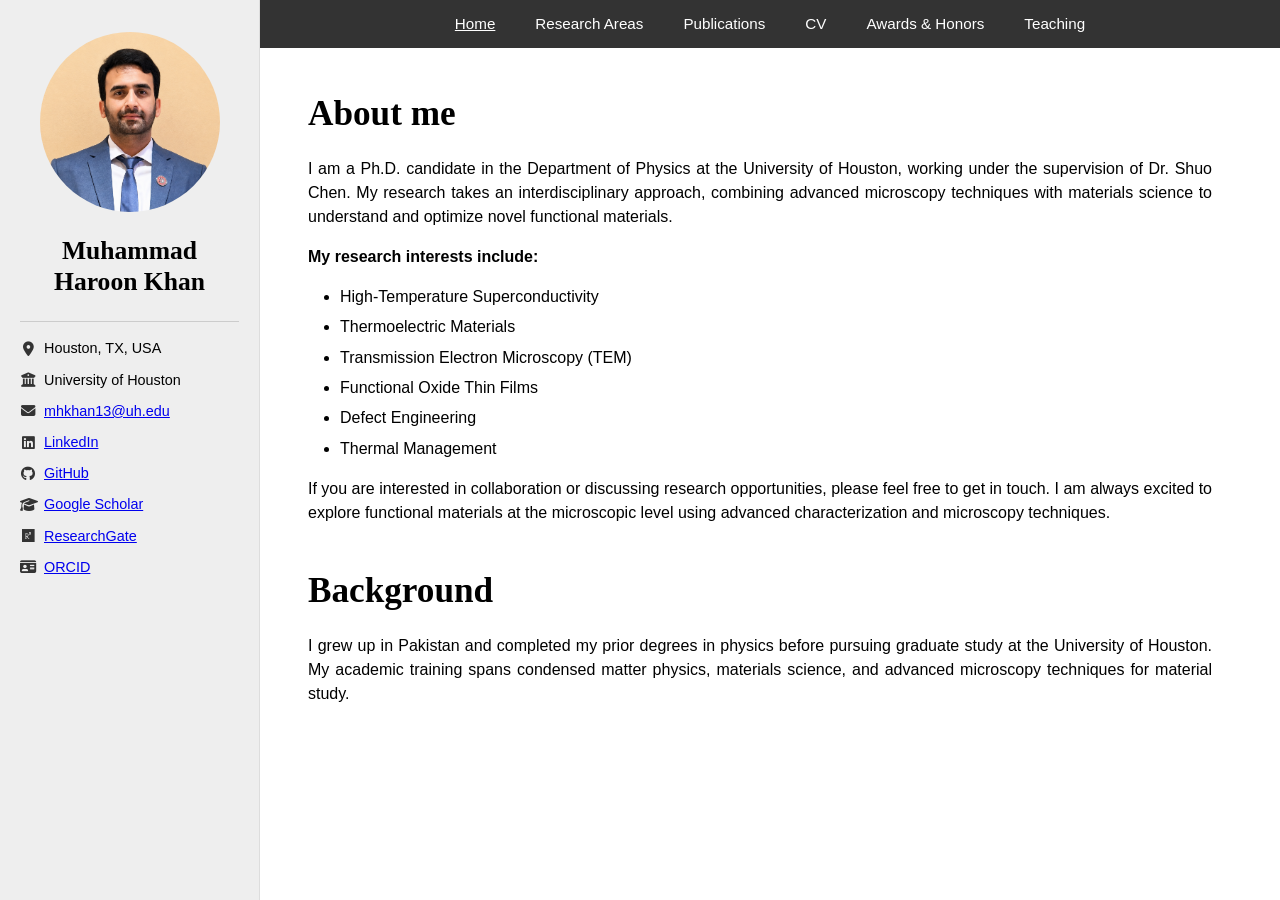
<file: index.html>
<!DOCTYPE html>
<html lang="en">
<head>
    <meta charset="UTF-8">
    <meta name="viewport" content="width=device-width, initial-scale=1.0">
    <title>Muhammad Haroon Khan | Home</title>
    <link rel="preconnect" href="https://fonts.googleapis.com">
    <link rel="preconnect" href="https://fonts.gstatic.com" crossorigin>
    <link href="https://fonts.googleapis.com/css2?family=Inter:wght@400;500;600&display=swap" rel="stylesheet">
    <link rel="stylesheet" href="https://cdnjs.cloudflare.com/ajax/libs/font-awesome/6.4.0/css/all.min.css">
    <link rel="stylesheet" href="assets/css/style.css">
</head>
<body>

    <!-- Outer Dual Panel Container -->
    <div class="site-container">
        
        <!-- LEFT PANEL (Light Gray Background Sidebar) -->
        <aside class="sidebar">
            <div class="profile-container">
                <img src="assets/profile.png" alt="Muhammad Haroon Khan">
            </div>
            
            <h1 class="sidebar-name">Muhammad Haroon Khan</h1>
            
            <!-- Contact & Social Link Rows -->
            <ul class="sidebar-info-list">
                <li><i class="fas fa-map-marker-alt"></i> Houston, TX, USA</li>
                <li><i class="fas fa-university"></i> University of Houston</li>
                <li><i class="fas fa-envelope"></i> <a href="mailto:mhkhan13@uh.edu">mhkhan13@uh.edu</a></li>
                <li><i class="fab fa-linkedin"></i> <a href="https://www.linkedin.com/in/mhkhan13/" target="_blank">LinkedIn</a></li>
                <li><i class="fab fa-github"></i> <a href="https://github.com/mhkhan24" target="_blank">GitHub</a></li>
                <li><i class="fas fa-graduation-cap"></i> <a href="https://scholar.google.com/citations?view_op=list_works&hl=en&hl=en&user=3mEkgmkAAAAJ" target="_blank">Google Scholar</a></li>
                <li><i class="fab fa-researchgate"></i> <a href="https://www.researchgate.net/profile/Muhammad-Haroon-Khan-2?ev=hdr_xprf" target="_blank">ResearchGate</a></li>
                <li><i class="fas fa-id-card"></i> <a href="https://orcid.org/0009-0004-6501-6991" target="_blank">ORCID</a></li>
            </ul>
        </aside>

        <!-- RIGHT PANEL (Main Container Block) -->
        <main class="main-panel-right">
            
            <!-- Dark Gray Top Inline Navbar -->
            <nav class="navbar-right-block">
                <ul class="nav-menu-row">
                    <li><a href="./" class="nav-link-item active">Home</a></li>
                    <li><a href="research" class="nav-link-item">Research Areas</a></li>
                    <li><a href="publications" class="nav-link-item">Publications</a></li>
                    <li><a href="cv" class="nav-link-item">CV</a></li>
                    <li><a href="awards" class="nav-link-item">Awards & Honors</a></li>
                    <li><a href="teaching" class="nav-link-item">Teaching</a></li>
                </ul>
            </nav>

            <!-- Main Professional Content Block Area -->
            <div class="main-content-area">
                
                <!-- About Me Block -->
                <section class="content-section">
                    <h2 class="section-title">About me</h2>
                    <p>I am a Ph.D. candidate in the Department of Physics at the University of Houston, working under the supervision of Dr. Shuo Chen. My research takes an interdisciplinary approach, combining advanced microscopy techniques with materials science to understand and optimize novel functional materials.</p>
                    
                    <p><strong>My research interests include:</strong></p>
                    <ul class="interests-list">
                        <li>High-Temperature Superconductivity</li>
                        <li>Thermoelectric Materials</li>
                        <li>Transmission Electron Microscopy (TEM)</li>
                        <li>Functional Oxide Thin Films</li>
                        <li>Defect Engineering</li>
                        <li>Thermal Management</li>
                    </ul>
                    
                    <p>If you are interested in collaboration or discussing research opportunities, please feel free to get in touch. I am always excited to explore functional materials at the microscopic level using advanced characterization and microscopy techniques.</p>
                </section>

                <!-- Background Block -->
                <section class="content-section">
                    <h3 class="section-title">Background</h3>
                    <p>I grew up in Pakistan and completed my prior degrees in physics before pursuing graduate study at the University of Houston. My academic training spans condensed matter physics, materials science, and advanced microscopy techniques for material study.</p>
                </section>
                
            </div>
        </main>
        
    </div>

</body>
</html>
</file>
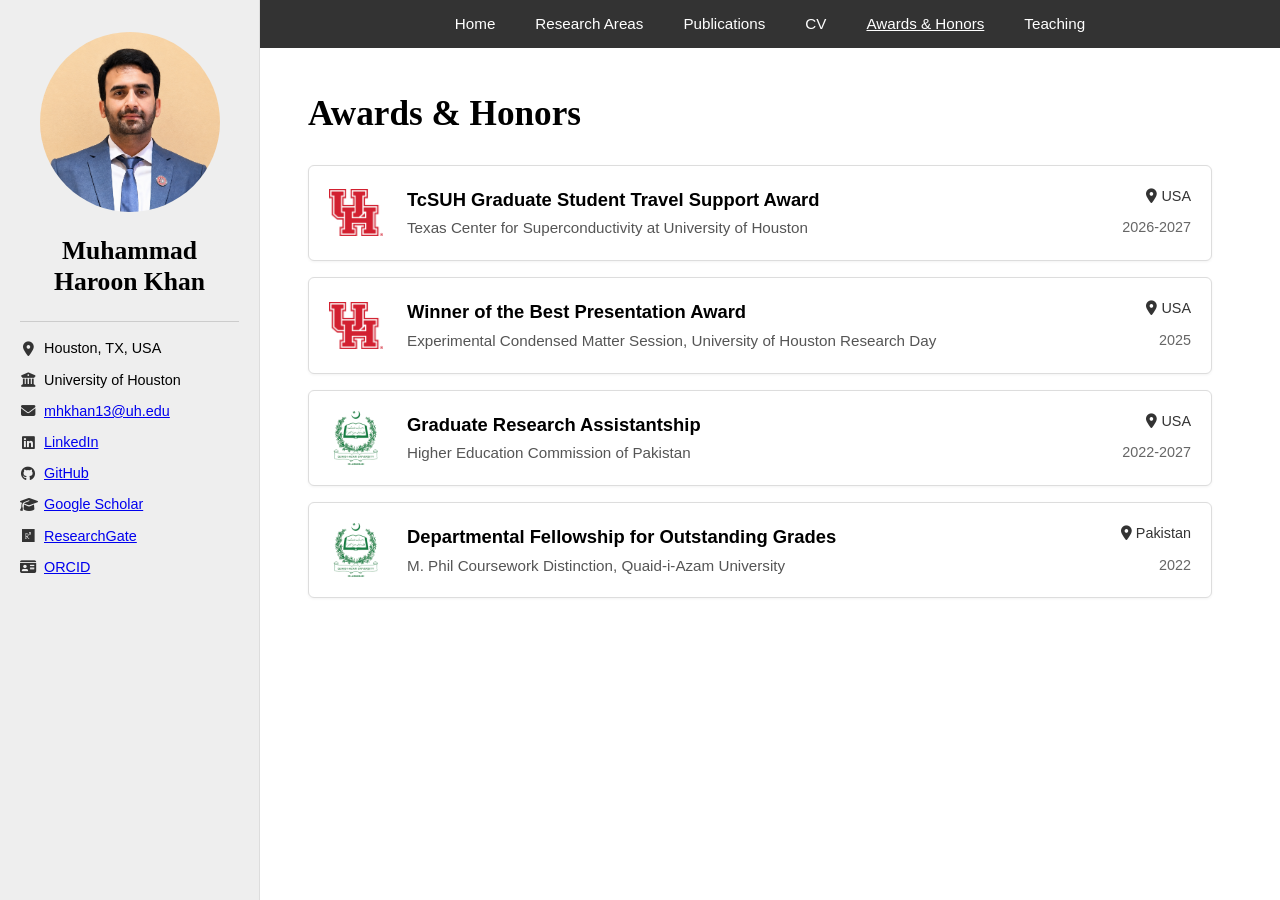
<file: awards.html>
<!DOCTYPE html>
<html lang="en">
<head>
    <meta charset="UTF-8">
    <meta name="viewport" content="width=device-width, initial-scale=1.0">
    <title>Muhammad Haroon Khan | Awards & Honors</title>
    <link rel="preconnect" href="https://fonts.googleapis.com">
    <link rel="preconnect" href="https://fonts.gstatic.com" crossorigin>
    <link href="https://fonts.googleapis.com/css2?family=Inter:wght@400;500;600&display=swap" rel="stylesheet">
    <link rel="stylesheet" href="https://cdnjs.cloudflare.com/ajax/libs/font-awesome/6.4.0/css/all.min.css">
    <link rel="stylesheet" href="assets/css/style.css">
</head>
<body>

    <div class="site-container">
        
        <aside class="sidebar">
            <div class="profile-container">
                <img src="assets/profile.png" alt="Muhammad Haroon Khan">
            </div>
            
            <h1 class="sidebar-name">Muhammad Haroon Khan</h1>
            
            <ul class="sidebar-info-list">
                <li><i class="fas fa-map-marker-alt"></i> Houston, TX, USA</li>
                <li><i class="fas fa-university"></i> University of Houston</li>
                <li><i class="fas fa-envelope"></i> <a href="mailto:mhkhan13@uh.edu">mhkhan13@uh.edu</a></li>
                <li><i class="fab fa-linkedin"></i> <a href="https://www.linkedin.com/in/mhkhan13/" target="_blank">LinkedIn</a></li>
                <li><i class="fab fa-github"></i> <a href="https://github.com/mhkhan24" target="_blank">GitHub</a></li>
                <li><i class="fas fa-graduation-cap"></i> <a href="https://scholar.google.com/citations?view_op=list_works&hl=en&hl=en&user=3mEkgmkAAAAJ" target="_blank">Google Scholar</a></li>
                <li><i class="fab fa-researchgate"></i> <a href="https://www.researchgate.net/profile/Muhammad-Haroon-Khan-2?ev=hdr_xprf" target="_blank">ResearchGate</a></li>
                <li><i class="fas fa-id-card"></i> <a href="https://orcid.org/my-orcid?orcid=0009-0004-6501-6991" target="_blank">ORCID</a></li>
            </ul>
        </aside>

        <main class="main-panel-right">
            
            <nav class="navbar-right-block">
                <ul class="nav-menu-row">
                    <li><a href="./" class="nav-link-item">Home</a></li>
                    <li><a href="research" class="nav-link-item">Research Areas</a></li>
                    <li><a href="publications" class="nav-link-item">Publications</a></li>
                    <li><a href="cv" class="nav-link-item">CV</a></li>
                    <li><a href="awards" class="nav-link-item active">Awards & Honors</a></li>
                    <li><a href="teaching" class="nav-link-item">Teaching</a></li>
                </ul>
            </nav>

            <div class="main-content-area">
                <section class="content-section">
                    <h2 class="section-title" style="font-family: 'Times New Roman', Times, serif; font-size: 2.2rem; margin-bottom: 1.5rem;">Awards & Honors</h2>

                    <div class="cv-wide-card" style="display: flex; gap: 1.5rem; border: 1px solid #dddddd; border-radius: 6px; padding: 1.25rem; margin-bottom: 1rem; background-color: #ffffff; box-shadow: 0 1px 3px rgba(0,0,0,0.05);">
                        <div style="width: 54px; height: 54px; display: flex; align-items: center; justify-content: center; flex-shrink: 0;">
                            <img src="assets/uh-logo.png" alt="UH Logo" style="width: 100%; height: 100%; object-fit: contain;">
                        </div>
                        <div style="flex-grow: 1;">
                            <div style="display: flex; justify-content: space-between; align-items: flex-start; flex-wrap: wrap;">
                                <h4 style="font-size: 1.15rem; font-weight: 600; color: #000000; margin: 0;">TcSUH Graduate Student Travel Support Award</h4>
                                <span style="font-size: 0.9rem; color: #333333;"><i class="fas fa-map-marker-alt"></i> USA</span>
                            </div>
                            <div style="display: flex; justify-content: space-between; align-items: flex-start; flex-wrap: wrap; margin-top: 0.25rem;">
                                <p style="font-size: 0.95rem; color: #555555; margin: 0;">Texas Center for Superconductivity at University of Houston</p>
                                <span style="font-size: 0.9rem; color: #666666; font-weight: 500;">2026-2027</span>
                            </div>
                        </div>
                    </div>

                    <div class="cv-wide-card" style="display: flex; gap: 1.5rem; border: 1px solid #dddddd; border-radius: 6px; padding: 1.25rem; margin-bottom: 1rem; background-color: #ffffff; box-shadow: 0 1px 3px rgba(0,0,0,0.05);">
                        <div style="width: 54px; height: 54px; display: flex; align-items: center; justify-content: center; flex-shrink: 0;">
                            <img src="assets/uh-logo.png" alt="UH Logo" style="width: 100%; height: 100%; object-fit: contain;">
                        </div>
                        <div style="flex-grow: 1;">
                            <div style="display: flex; justify-content: space-between; align-items: flex-start; flex-wrap: wrap;">
                                <h4 style="font-size: 1.15rem; font-weight: 600; color: #000000; margin: 0;">Winner of the Best Presentation Award</h4>
                                <span style="font-size: 0.9rem; color: #333333;"><i class="fas fa-map-marker-alt"></i> USA</span>
                            </div>
                            <div style="display: flex; justify-content: space-between; align-items: flex-start; flex-wrap: wrap; margin-top: 0.25rem;">
                                <p style="font-size: 0.95rem; color: #555555; margin: 0;">Experimental Condensed Matter Session, University of Houston Research Day</p>
                                <span style="font-size: 0.9rem; color: #666666; font-weight: 500;">2025</span>
                            </div>
                        </div>
                    </div>

                    <div class="cv-wide-card" style="display: flex; gap: 1.5rem; border: 1px solid #dddddd; border-radius: 6px; padding: 1.25rem; margin-bottom: 1rem; background-color: #ffffff; box-shadow: 0 1px 3px rgba(0,0,0,0.05);">
                        <div style="width: 54px; height: 54px; display: flex; align-items: center; justify-content: center; flex-shrink: 0;">
                            <img src="assets/qau-logo.png" alt="QAU Logo" style="width: 100%; height: 100%; object-fit: contain;">
                        </div>
                        <div style="flex-grow: 1;">
                            <div style="display: flex; justify-content: space-between; align-items: flex-start; flex-wrap: wrap;">
                                <h4 style="font-size: 1.15rem; font-weight: 600; color: #000000; margin: 0;">Graduate Research Assistantship</h4>
                                <span style="font-size: 0.9rem; color: #333333;"><i class="fas fa-map-marker-alt"></i> USA </span>
                            </div>
                            <div style="display: flex; justify-content: space-between; align-items: flex-start; flex-wrap: wrap; margin-top: 0.25rem;">
                                <p style="font-size: 0.95rem; color: #555555; margin: 0;">Higher Education Commission of Pakistan</p>
                                <span style="font-size: 0.9rem; color: #666666; font-weight: 500;">2022-2027</span>
                            </div>
                        </div>
                    </div>

                    <div class="cv-wide-card" style="display: flex; gap: 1.5rem; border: 1px solid #dddddd; border-radius: 6px; padding: 1.25rem; margin-bottom: 1rem; background-color: #ffffff; box-shadow: 0 1px 3px rgba(0,0,0,0.05);">
                        <div style="width: 54px; height: 54px; display: flex; align-items: center; justify-content: center; flex-shrink: 0;">
                            <img src="assets/qau-logo.png" alt="QAU Logo" style="width: 100%; height: 100%; object-fit: contain;">
                        </div>
                        <div style="flex-grow: 1;">
                            <div style="display: flex; justify-content: space-between; align-items: flex-start; flex-wrap: wrap;">
                                <h4 style="font-size: 1.15rem; font-weight: 600; color: #000000; margin: 0;">Departmental Fellowship for Outstanding Grades</h4>
                                <span style="font-size: 0.9rem; color: #333333;"><i class="fas fa-map-marker-alt"></i> Pakistan</span>
                            </div>
                            <div style="display: flex; justify-content: space-between; align-items: flex-start; flex-wrap: wrap; margin-top: 0.25rem;">
                                <p style="font-size: 0.95rem; color: #555555; margin: 0;">M. Phil Coursework Distinction, Quaid-i-Azam University</p>
                                <span style="font-size: 0.9rem; color: #666666; font-weight: 500;">2022</span>
                            </div>
                        </div>
                    </div>

                </section>
            </div>
        </main>
    </div>

</body>
</html>
</file>
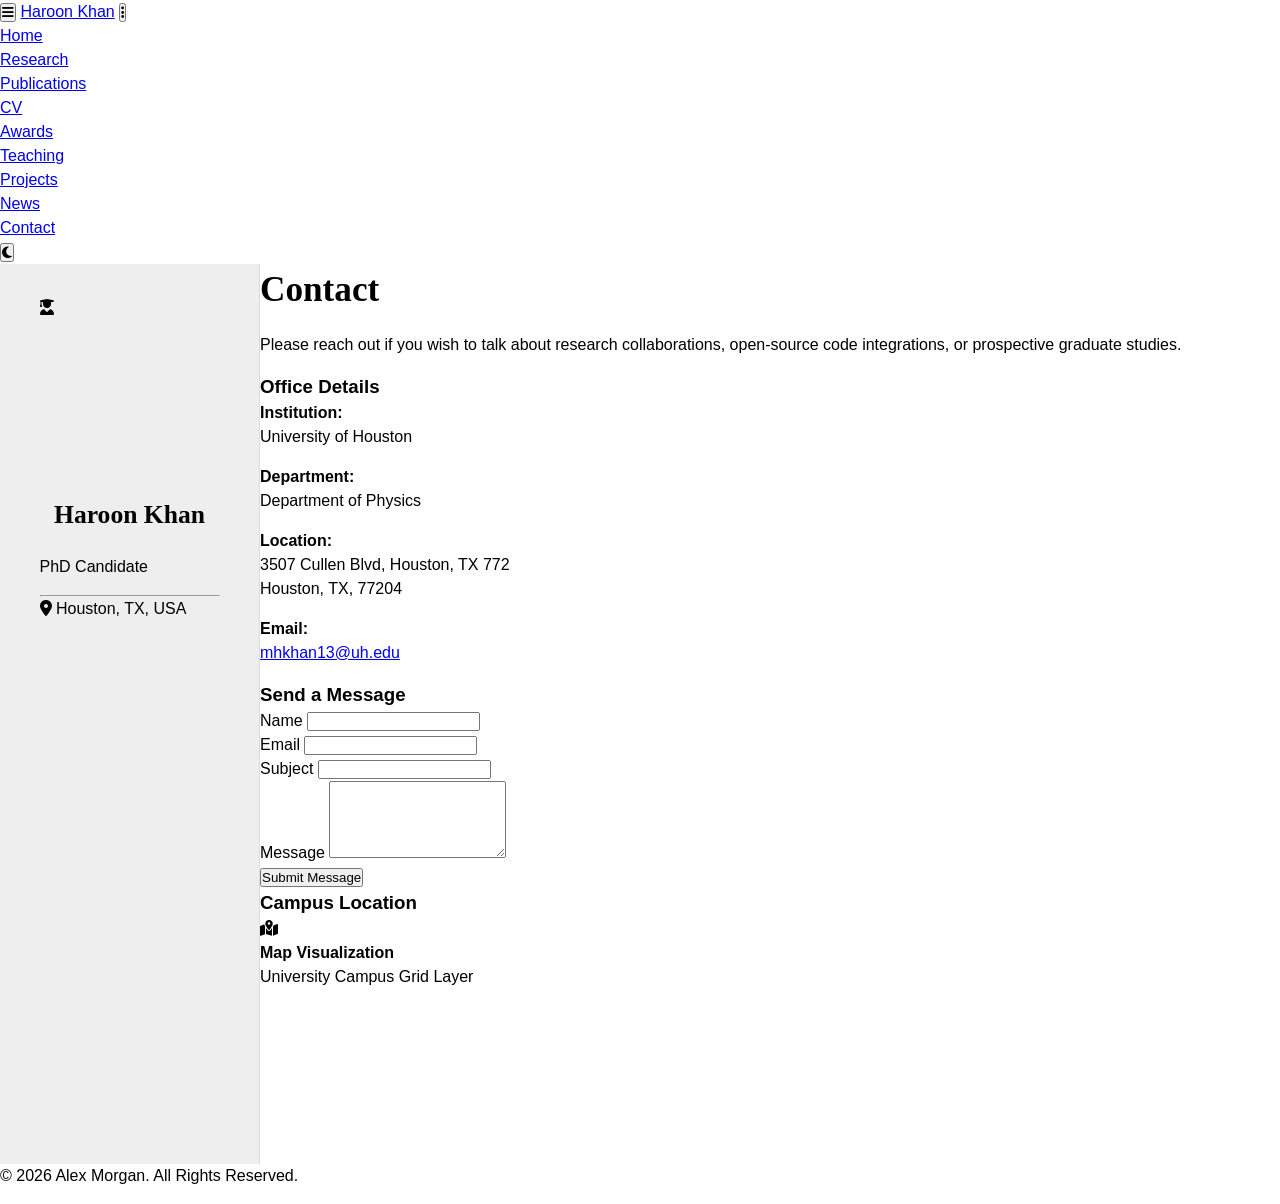
<file: contact.html>
<!DOCTYPE html>
<html lang="en">
<head>
    <meta charset="UTF-8">
    <meta name="viewport" content="width=device-width, initial-scale=1.0">
    <title>Contact Info | Haroon Khan</title>
    <link rel="preconnect" href="https://fonts.googleapis.com">
    <link rel="preconnect" href="https://fonts.gstatic.com" crossorigin>
    <link href="https://fonts.googleapis.com/css2?family=Lora:ital,wght@0,400..700;1,400..700&family=Inter:wght@300;400;500;600;700&display=swap" rel="stylesheet">
    <link rel="stylesheet" href="https://cdnjs.cloudflare.com/ajax/libs/font-awesome/6.4.0/css/all.min.css">
    <link rel="stylesheet" href="assets/css/style.css">
</head>
<body>
    <div id="scroll-progress"></div>
    <nav class="navbar">
        <div class="nav-container">
            <button class="sidebar-toggle" aria-label="Toggle Sidebar"><i class="fas fa-bars"></i></button>
            <a href="index.html" class="nav-brand">Haroon Khan</a>
            <button class="mobile-menu-toggle" aria-label="Toggle Navigation Menu"><i class="fas fa-ellipsis-v"></i></button>
            <ul class="nav-menu">
                <li><a href="index.html" class="nav-link">Home</a></li>
                <li><a href="research.html" class="nav-link">Research</a></li>
                <li><a href="publications.html" class="nav-link">Publications</a></li>
                <li><a href="cv.html" class="nav-link">CV</a></li>
                <li><a href="awards.html" class="nav-link">Awards</a></li>
                <li><a href="teaching.html" class="nav-link">Teaching</a></li>
                <li><a href="projects.html" class="nav-link">Projects</a></li>
                <li><a href="news.html" class="nav-link">News</a></li>
                <li><a href="contact.html" class="nav-link active">Contact</a></li>
                <li><button id="theme-toggle" aria-label="Toggle Dark Mode"><i class="fas fa-moon"></i></button></li>
            </ul>
        </div>
    </nav>

    <div class="site-container">
        <aside class="sidebar">
            <div class="sidebar-sticky">
                <div class="profile-container"><div class="profile-img-placeholder"><i class="fas fa-user-graduate"></i></div></div>
                <h1 class="sidebar-name">Haroon Khan</h1>
                <p class="sidebar-title">PhD Candidate</p>
                <hr class="sidebar-divider">
                <div class="sidebar-info">
                    <p><i class="fas fa-map-marker-alt"></i> Houston, TX, USA</p>
                </div>
            </div>
        </aside>

        <main class="main-content">
            <section class="content-section fade-in">
                <h2 class="section-title">Contact</h2>
                <p class="section-intro">Please reach out if you wish to talk about research collaborations, open-source code integrations, or prospective graduate studies.</p>
                
                <div class="contact-three-col">
                    <div class="contact-col-info">
                        <h3>Office Details</h3>
                        <p><strong>Institution:</strong><br>University of Houston</p>
                        <p><strong>Department:</strong><br>Department of Physics</p>
                        <p><strong>Location:</strong><br>3507 Cullen Blvd, Houston, TX 772<br>Houston, TX, 77204</p>
                        <p><strong>Email:</strong><br><a href="mailto:mhkhan24@cougarnet.uh.edu">mhkhan13@uh.edu</a></p>
                    </div>

                    <div class="contact-col-form">
                        <h3>Send a Message</h3>
                        <form id="contact-form" action="#" method="POST" onsubmit="alert('Placeholder message sent successfully!'); return false;">
                            <div class="form-group">
                                <label for="name">Name</label>
                                <input type="text" id="name" class="form-control" required autocomplete="name">
                            </div>
                            <div class="form-group">
                                <label for="email">Email</label>
                                <input type="email" id="email" class="form-control" required autocomplete="email">
                            </div>
                            <div class="form-group">
                                <label for="subject">Subject</label>
                                <input type="text" id="subject" class="form-control" required>
                            </div>
                            <div class="form-group">
                                <label for="message">Message</label>
                                <textarea id="message" class="form-control" rows="5" required></textarea>
                            </div>
                            <button type="submit" class="btn btn-primary">Submit Message</button>
                        </form>
                    </div>

                    <div class="contact-col-map">
                        <h3>Campus Location</h3>
                        <div class="map-placeholder">
                            <i class="fas fa-map-marked-alt"></i>
                            <p><strong>Map Visualization</strong><br>University Campus Grid Layer</p>
                        </div>
                    </div>
                </div>
            </section>
        </main>
    </div>

    <footer class="site-footer">
        <div class="footer-container">
            <p>&copy; <span id="year"></span> Alex Morgan. All Rights Reserved.</p>
        </div>
    </footer>
    <script src="assets/js/script.js"></script>
</body>
</html>
</file>
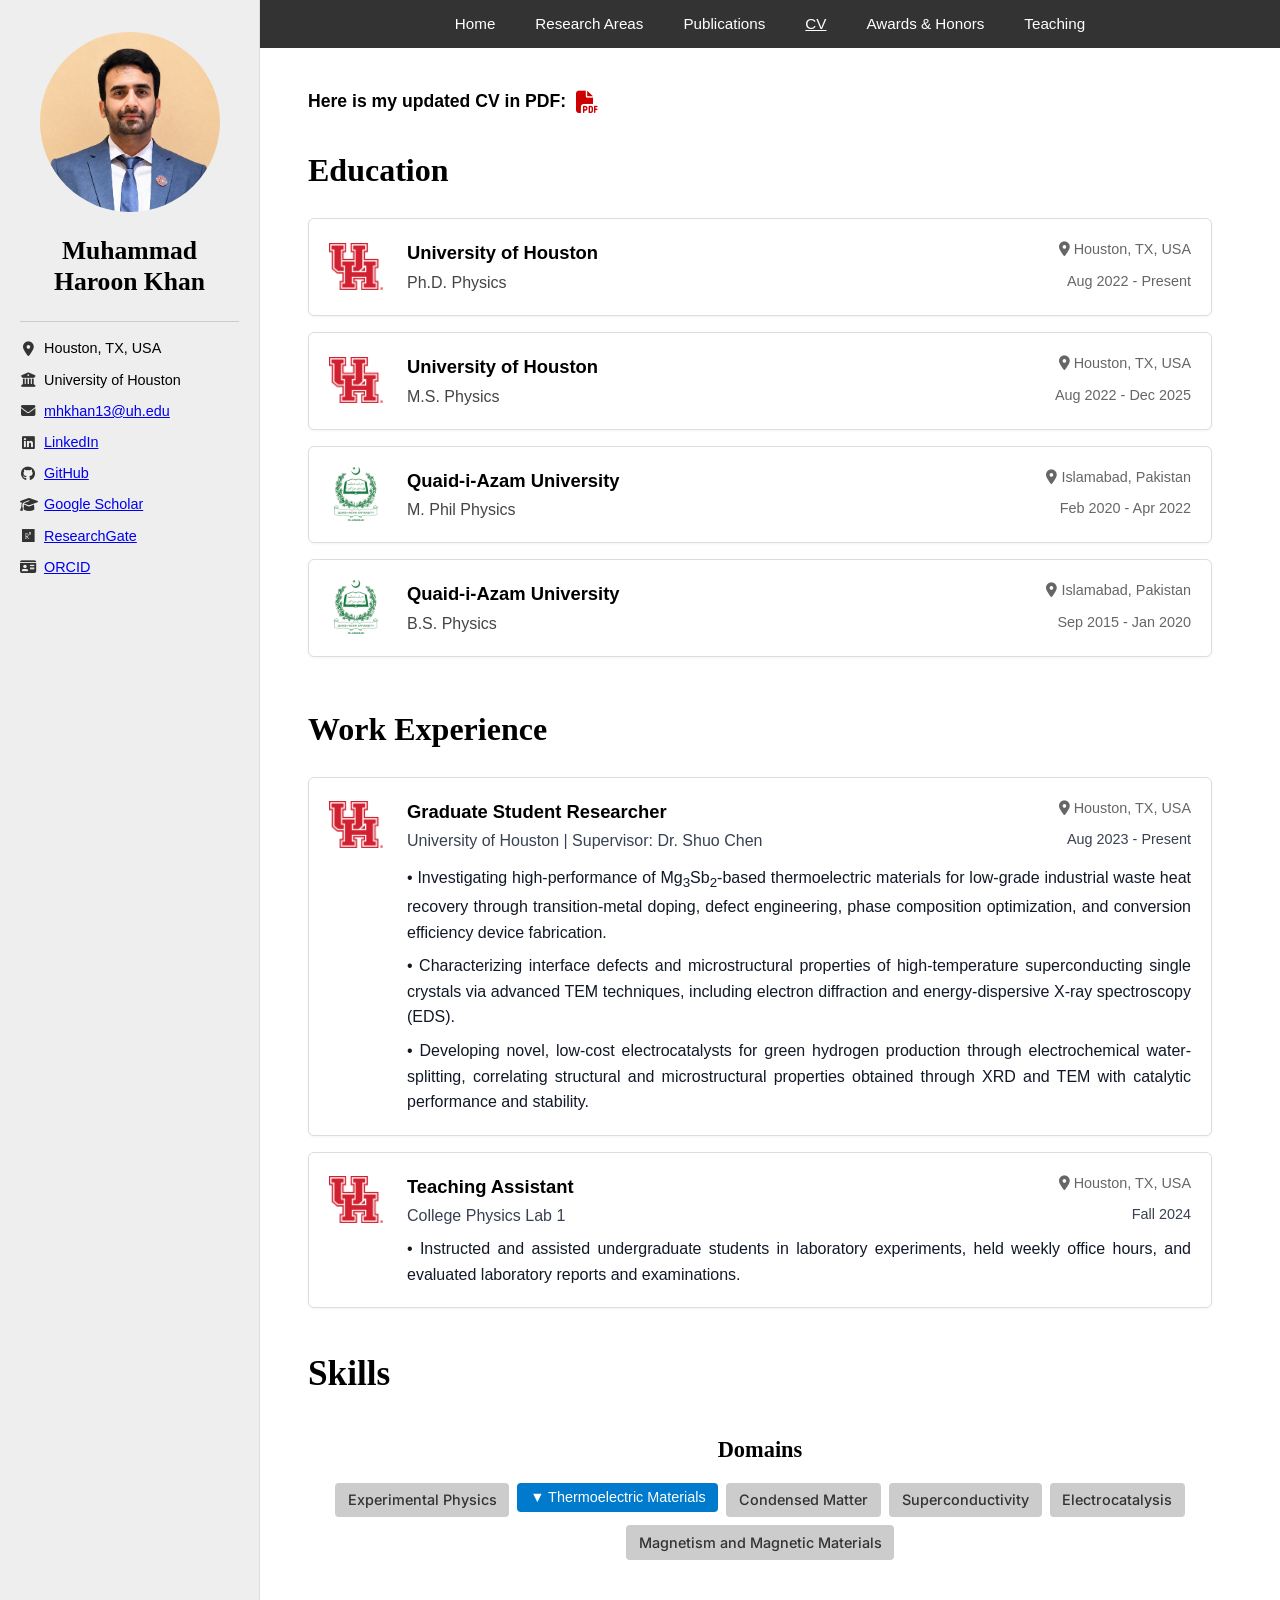
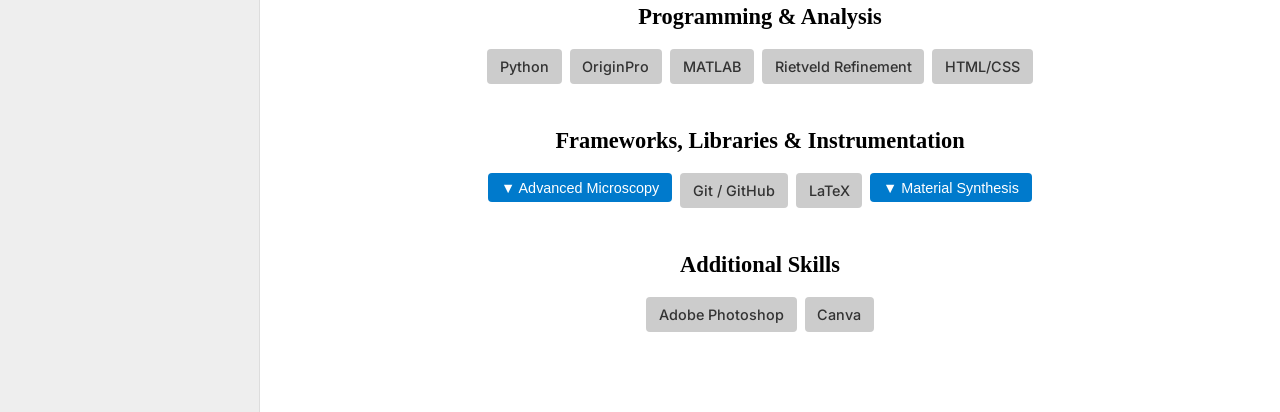
<file: cv.html>
<!DOCTYPE html>
<html lang="en">
<head>
    <meta charset="UTF-8">
    <meta name="viewport" content="width=device-width, initial-scale=1.0">
    <title>Muhammad Haroon Khan | CV</title>
    <link rel="preconnect" href="https://fonts.googleapis.com">
    <link rel="preconnect" href="https://fonts.gstatic.com" crossorigin>
    <link href="https://fonts.googleapis.com/css2?family=Inter:wght@400;500;600&display=swap" rel="stylesheet">
    <link rel="stylesheet" href="https://cdnjs.cloudflare.com/ajax/libs/font-awesome/6.4.0/css/all.min.css">
    <link rel="stylesheet" href="assets/css/style.css">
</head>
<body>

    <div class="site-container">
        
        <!-- LEFT PANEL (Light Gray Sidebar) -->
        <aside class="sidebar">
            <div class="profile-container">
                <img src="assets/profile.png" alt="Muhammad Haroon Khan">
            </div>
            
            <h1 class="sidebar-name">Muhammad Haroon Khan</h1>
            
            <ul class="sidebar-info-list">
                <li><i class="fas fa-map-marker-alt"></i> Houston, TX, USA</li>
                <li><i class="fas fa-university"></i> University of Houston</li>
                <li><i class="fas fa-envelope"></i> <a href="mailto:mhkhan24@cougarnet.uh.edu">mhkhan13@uh.edu</a></li>
                <li><i class="fab fa-linkedin"></i> <a href="https://www.linkedin.com/in/mhkhan13/" target="_blank">LinkedIn</a></li>
                <li><i class="fab fa-github"></i> <a href="https://github.com/mhkhan24" target="_blank">GitHub</a></li>
                <li><i class="fas fa-graduation-cap"></i> <a href="https://scholar.google.com/citations?view_op=list_works&hl=en&user=3mEkgmkAAAAJ" target="_blank">Google Scholar</a></li>
                <li><i class="fab fa-researchgate"></i> <a href="https://www.researchgate.net/profile/Muhammad-Haroon-Khan-2?ev=hdr_xprf" target="_blank">ResearchGate</a></li>
                <li><i class="fas fa-id-card"></i> <a href="https://orcid.org/my-orcid?orcid=0009-0004-6501-6991" target="_blank">ORCID</a></li>
            </ul>
        </aside>

        <!-- RIGHT PANEL (Main Content Area) -->
        <main class="main-panel-right">
            
            <!-- Dark Gray Top Inline Navbar -->
            <nav class="navbar-right-block">
                <ul class="nav-menu-row">
                    <li><a href="./" class="nav-link-item">Home</a></li>
                    <li><a href="research" class="nav-link-item">Research Areas</a></li>
                    <li><a href="publications" class="nav-link-item">Publications</a></li>
                    <li><a href="cv" class="nav-link-item active">CV</a></li>
                    <li><a href="awards" class="nav-link-item">Awards & Honors</a></li>
                    <li><a href="teaching" class="nav-link-item">Teaching</a></li>
                </ul>
            </nav>

            <div class="main-content-area">
                
                <div class="pdf-link-bar" style="margin-bottom: 2rem; font-size: 1.1rem; font-weight: bold;">
                    <span>Here is my updated CV in PDF: </span>
                    <a href="assets/Haroon cv 2026.pdf" target="_blank">
                        <i class="fas fa-file-pdf" style="color: #cc0000; font-size: 1.4rem; vertical-align: middle; margin-left: 5px;"></i>
                    </a>
                </div>

                <!-- ================= EDUCATION SECTION ================= -->
                <section class="content-section">
                    <h2 class="section-title" style="font-size: 2rem; margin-bottom: 1.5rem; font-family: 'Times New Roman', Times, serif;">Education</h2>

                    <!-- Ph.D. Card -->
                    <div class="cv-wide-card" style="display: flex; gap: 1.5rem; border: 1px solid #dddddd; border-radius: 6px; padding: 1.25rem; margin-bottom: 1rem; background-color: #ffffff; box-shadow: 0 1px 3px rgba(0,0,0,0.05);">
                        <div style="width: 54px; height: 54px; display: flex; align-items: center; justify-content: center; flex-shrink: 0;">
                            <img src="assets/uh-logo.png" alt="UH Logo" style="width: 100%; height: 100%; object-fit: contain;">
                        </div>
                        <div style="flex-grow: 1;">
                            <div style="display: flex; justify-content: space-between; align-items: flex-start; flex-wrap: wrap;">
                                <h4 style="font-size: 1.15rem; font-weight: 600; margin: 0;">University of Houston</h4>
                                <span style="font-size: 0.9rem; color: #666666;"><i class="fas fa-map-marker-alt"></i> Houston, TX, USA</span>
                            </div>
                            <div style="display: flex; justify-content: space-between; align-items: flex-start; flex-wrap: wrap; margin-top: 0.25rem;">
                                <p style="font-size: 1rem; color: #444444; margin: 0;">Ph.D. Physics</p>
                                <span style="font-size: 0.9rem; color: #666666; font-weight: 500;">Aug 2022 - Present</span>
                            </div>
                        </div>
                    </div>

                    <!-- M.S. Card -->
                    <div class="cv-wide-card" style="display: flex; gap: 1.5rem; border: 1px solid #dddddd; border-radius: 6px; padding: 1.25rem; margin-bottom: 1rem; background-color: #ffffff; box-shadow: 0 1px 3px rgba(0,0,0,0.05);">
                        <div style="width: 54px; height: 54px; display: flex; align-items: center; justify-content: center; flex-shrink: 0;">
                            <img src="assets/uh-logo.png" alt="UH Logo" style="width: 100%; height: 100%; object-fit: contain;">
                        </div>
                        <div style="flex-grow: 1;">
                            <div style="display: flex; justify-content: space-between; align-items: flex-start; flex-wrap: wrap;">
                                <h4 style="font-size: 1.15rem; font-weight: 600; margin: 0;">University of Houston</h4>
                                <span style="font-size: 0.9rem; color: #666666;"><i class="fas fa-map-marker-alt"></i> Houston, TX, USA</span>
                            </div>
                            <div style="display: flex; justify-content: space-between; align-items: flex-start; flex-wrap: wrap; margin-top: 0.25rem;">
                                <p style="font-size: 1rem; color: #444444; margin: 0;">M.S. Physics</p>
                                <span style="font-size: 0.9rem; color: #666666; font-weight: 500;">Aug 2022 - Dec 2025</span>
                            </div>
                        </div>
                    </div>

                    <!-- M. Phil Card -->
                    <div class="cv-wide-card" style="display: flex; gap: 1.5rem; border: 1px solid #dddddd; border-radius: 6px; padding: 1.25rem; margin-bottom: 1rem; background-color: #ffffff; box-shadow: 0 1px 3px rgba(0,0,0,0.05);">
                        <div style="width: 54px; height: 54px; display: flex; align-items: center; justify-content: center; flex-shrink: 0;">
                            <img src="assets/qau-logo.png" alt="QAU Logo" style="width: 100%; height: 100%; object-fit: contain;">
                        </div>
                        <div style="flex-grow: 1;">
                            <div style="display: flex; justify-content: space-between; align-items: flex-start; flex-wrap: wrap;">
                                <h4 style="font-size: 1.15rem; font-weight: 600; margin: 0;">Quaid-i-Azam University</h4>
                                <span style="font-size: 0.9rem; color: #666666;"><i class="fas fa-map-marker-alt"></i> Islamabad, Pakistan</span>
                            </div>
                            <div style="display: flex; justify-content: space-between; align-items: flex-start; flex-wrap: wrap; margin-top: 0.25rem;">
                                <p style="font-size: 1rem; color: #444444; margin: 0;">M. Phil Physics</p>
                                <span style="font-size: 0.9rem; color: #666666; font-weight: 500;">Feb 2020 - Apr 2022</span>
                            </div>
                        </div>
                    </div>

                    <!-- B.S. Card -->
                    <div class="cv-wide-card" style="display: flex; gap: 1.5rem; border: 1px solid #dddddd; border-radius: 6px; padding: 1.25rem; margin-bottom: 1rem; background-color: #ffffff; box-shadow: 0 1px 3px rgba(0,0,0,0.05);">
                        <div style="width: 54px; height: 54px; display: flex; align-items: center; justify-content: center; flex-shrink: 0;">
                            <img src="assets/qau-logo.png" alt="QAU Logo" style="width: 100%; height: 100%; object-fit: contain;">
                        </div>
                        <div style="flex-grow: 1;">
                            <div style="display: flex; justify-content: space-between; align-items: flex-start; flex-wrap: wrap;">
                                <h4 style="font-size: 1.15rem; font-weight: 600; margin: 0;">Quaid-i-Azam University</h4>
                                <span style="font-size: 0.9rem; color: #666666;"><i class="fas fa-map-marker-alt"></i> Islamabad, Pakistan</span>
                            </div>
                            <div style="display: flex; justify-content: space-between; align-items: flex-start; flex-wrap: wrap; margin-top: 0.25rem;">
                                <p style="font-size: 1rem; color: #444444; margin: 0;">B.S. Physics</p>
                                <span style="font-size: 0.9rem; color: #666666; font-weight: 500;">Sep 2015 - Jan 2020</span>
                            </div>
                        </div>
                    </div>
                </section>

                <!-- ================= WORK EXPERIENCE SECTION ================= -->
                <section class="content-section" style="margin-top: 3rem;">
                    <h2 class="section-title" style="font-size: 2rem; margin-bottom: 1.5rem; font-family: 'Times New Roman', Times, serif;">Work Experience</h2>

                    <!-- Graduate Student Researcher Card -->
                    <div class="cv-wide-card" style="display: flex; gap: 1.5rem; border: 1px solid #dddddd; border-radius: 6px; padding: 1.25rem; margin-bottom: 1rem; background-color: #ffffff; box-shadow: 0 1px 3px rgba(0,0,0,0.05);">
                        <div style="width: 54px; height: 54px; display: flex; align-items: center; justify-content: center; flex-shrink: 0;">
                            <img src="assets/uh-logo.png" alt="UH Logo" style="width: 100%; height: 100%; object-fit: contain;">
                        </div>
                        <div style="flex-grow: 1;">
                            <div style="display: flex; justify-content: space-between; align-items: flex-start; flex-wrap: wrap;">
                                <h4 style="font-size: 1.15rem; font-weight: 600; margin: 0;">Graduate Student Researcher</h4>
                                <span style="font-size: 0.9rem; color: #666666;"><i class="fas fa-map-marker-alt"></i> Houston, TX, USA</span>
                            </div>
                            <div style="display: flex; justify-content: space-between; align-items: flex-start; flex-wrap: wrap; margin-top: 0.25rem;">
                                <p style="font-size: 1rem; color: #374151; font-weight: 500; margin: 0;">University of Houston | Supervisor: Dr. Shuo Chen</p>
                                <span style="font-size: 0.9rem; color: #374151; font-weight: 500;">Aug 2023 - Present</span>
                            </div>
                            <div style="font-size: 0.95rem; color: #111827; margin-top: 0.75rem; display: flex; flex-direction: column; gap: 0.5rem; line-height: 1.6; text-align: justify;">
                                <p style="margin: 0;">• Investigating high-performance of Mg<sub>3</sub>Sb<sub>2</sub>-based thermoelectric materials for low-grade industrial waste heat recovery through transition-metal doping, defect engineering, phase composition optimization, and conversion efficiency device fabrication.</p>
                                <p style="margin: 0;">• Characterizing interface defects and microstructural properties of high-temperature superconducting single crystals via advanced TEM techniques, including electron diffraction and energy-dispersive X-ray spectroscopy (EDS).</p>
                                <p style="margin: 0;">• Developing novel, low-cost electrocatalysts for green hydrogen production through electrochemical water-splitting, correlating structural and microstructural properties obtained through XRD and TEM with catalytic performance and stability.</p>
                            </div>
                        </div>
                    </div>

                    <!-- TA Card -->
                    <div class="cv-wide-card" style="display: flex; gap: 1.5rem; border: 1px solid #dddddd; border-radius: 6px; padding: 1.25rem; margin-bottom: 1rem; background-color: #ffffff; box-shadow: 0 1px 3px rgba(0,0,0,0.05);">
                        <div style="width: 54px; height: 54px; display: flex; align-items: center; justify-content: center; flex-shrink: 0;">
                            <img src="assets/uh-logo.png" alt="UH Logo" style="width: 100%; height: 100%; object-fit: contain;">
                        </div>
                        <div style="flex-grow: 1;">
                            <div style="display: flex; justify-content: space-between; align-items: flex-start; flex-wrap: wrap;">
                                <h4 style="font-size: 1.15rem; font-weight: 600; margin: 0;">Teaching Assistant</h4>
                                <span style="font-size: 0.9rem; color: #666666;"><i class="fas fa-map-marker-alt"></i> Houston, TX, USA</span>
                            </div>
                            <div style="display: flex; justify-content: space-between; align-items: flex-start; flex-wrap: wrap; margin-top: 0.25rem;">
                                <p style="font-size: 1rem; color: #374151; font-weight: 500; margin: 0;">College Physics Lab 1</p>
                                <span style="font-size: 0.9rem; color: #374151; font-weight: 500;">Fall 2024</span>
                            </div>
                            <div style="font-size: 0.95rem; color: #111827; margin-top: 0.5rem; line-height: 1.6;">
                                <p style="margin: 0;">• Instructed and assisted undergraduate students in laboratory experiments, held weekly office hours, and evaluated laboratory reports and examinations.</p>
                            </div>
                        </div>
                    </div>
                </section>

                <!-- ================= INTERACTIVE SKILLS SECTION ================= -->
                <section class="content-section" style="margin-top: 2.5rem; font-family: 'Inter', sans-serif;">
                   
                    <h2 class="section-title" style="font-family: 'Times New Roman', Times, serif; font-size: 2.2rem; margin-bottom: 2rem;">Skills</h2>

                    <div style="max-width: 1000px; margin: 0 auto; text-align: center;">
                        
                        <!-- ROW 1: CORE DOMAINS -->
                        <h3 style="font-family: 'Times New Roman', Times, serif; font-size: 1.4rem; font-weight: 600; margin-bottom: 1rem; color: #000000;">Domains</h3>
                        <div style="display: flex; flex-wrap: wrap; justify-content: center; gap: 0.5rem; margin-bottom: 2.5rem; position: relative;">
                            <span style="background-color: #cccccc; color: #333333; padding: 0.4rem 0.8rem; border-radius: 4px; font-size: 0.9rem; font-weight: 500;">Experimental Physics</span>
                            
                            <!-- Interactive Blue Dropdown Trigger Box -->
                            <div style="display: inline-block; text-align: left;">
                                <button onclick="toggleSkillsDropdown('thermal-eng-drop')" style="background-color: #007acc; color: #ffffff; border: none; padding: 0.4rem 0.8rem; border-radius: 4px; font-size: 0.9rem; font-weight: 500; cursor: pointer; display: flex; align-items: center; gap: 0.4rem;">
                                    ▼ Thermoelectric Materials
                                </button>
                                <!-- Nested Dropdown Panel -->
                                <div id="thermal-eng-drop" style="display: none; width: auto; background-color: #f3f4f6; border: 1px solid #e5e7eb; padding: 0.75rem; border-radius: 6px; margin-top: 0.5rem; box-shadow: 0 4px 6px -1px rgba(0,0,0,0.1); justify-content: center; gap: 0.5rem; flex-wrap: wrap; max-width: 500px; margin-left: auto; margin-right: auto;">
                                    <span style="background-color: #ff5722; color: #ffffff; padding: 0.3rem 0.7rem; border-radius: 4px; font-size: 0.85rem; font-weight: 500;">Doping Engineering</span>
                                    <span style="background-color: #ff5722; color: #ffffff; padding: 0.3rem 0.7rem; border-radius: 4px; font-size: 0.85rem; font-weight: 500;">Thermal Management</span>
                                    <span style="background-color: #ff5722; color: #ffffff; padding: 0.3rem 0.7rem; border-radius: 4px; font-size: 0.85rem; font-weight: 500;">Carrier Transport</span>
                                    <span style="background-color: #ff5722; color: #ffffff; padding: 0.3rem 0.7rem; border-radius: 4px; font-size: 0.85rem; font-weight: 500;">Heat Transfer</span>
                                </div>
                            </div>

                            <span style="background-color: #cccccc; color: #333333; padding: 0.4rem 0.8rem; border-radius: 4px; font-size: 0.9rem; font-weight: 500;">Condensed Matter</span>
                            <span style="background-color: #cccccc; color: #333333; padding: 0.4rem 0.8rem; border-radius: 4px; font-size: 0.9rem; font-weight: 500;">Superconductivity</span>
                            <span style="background-color: #cccccc; color: #333333; padding: 0.4rem 0.8rem; border-radius: 4px; font-size: 0.9rem; font-weight: 500;">Electrocatalysis</span>
                            <span style="background-color: #cccccc; color: #333333; padding: 0.4rem 0.8rem; border-radius: 4px; font-size: 0.9rem; font-weight: 500;">Magnetism and Magnetic Materials</span>
                        </div>

                        <!-- ROW 2: SCIENTIFIC PROGRAMMING & SOFTWARE -->
                        <h3 style="font-family: 'Times New Roman', Times, serif; font-size: 1.4rem; font-weight: 600; margin-bottom: 1rem; color: #000000;">Programming & Analysis</h3>
                        <div style="display: flex; flex-wrap: wrap; justify-content: center; gap: 0.5rem; margin-bottom: 2.5rem;">
                            <span style="background-color: #cccccc; color: #333333; padding: 0.4rem 0.8rem; border-radius: 4px; font-size: 0.9rem; font-weight: 500;">Python</span>
                            <span style="background-color: #cccccc; color: #333333; padding: 0.4rem 0.8rem; border-radius: 4px; font-size: 0.9rem; font-weight: 500;">OriginPro</span>
                            <span style="background-color: #cccccc; color: #333333; padding: 0.4rem 0.8rem; border-radius: 4px; font-size: 0.9rem; font-weight: 500;">MATLAB</span>
                            <span style="background-color: #cccccc; color: #333333; padding: 0.4rem 0.8rem; border-radius: 4px; font-size: 0.9rem; font-weight: 500;">Rietveld Refinement</span>
                            <span style="background-color: #cccccc; color: #333333; padding: 0.4rem 0.8rem; border-radius: 4px; font-size: 0.9rem; font-weight: 500;">HTML/CSS</span>
                        </div>

                        <!-- ROW 3: LABORATORY METHODOLOGIES -->
                        <h3 style="font-family: 'Times New Roman', Times, serif; font-size: 1.4rem; font-weight: 600; margin-bottom: 1rem; color: #000000;">Frameworks, Libraries & Instrumentation</h3>
                        <div style="display: flex; flex-wrap: wrap; justify-content: center; gap: 0.5rem; margin-bottom: 2.5rem;">
                            
                            <!-- Interactive Blue Dropdown Trigger Box 2 -->
                            <div style="display: inline-block; text-align: left;">
                                <button onclick="toggleSkillsDropdown('microscopy-drop')" style="background-color: #007acc; color: #ffffff; border: none; padding: 0.4rem 0.8rem; border-radius: 4px; font-size: 0.9rem; font-weight: 500; cursor: pointer; display: flex; align-items: center; gap: 0.4rem;">
                                    ▼ Advanced Microscopy
                                </button>
                                <div id="microscopy-drop" style="display: none; background-color: #f3f4f6; border: 1px solid #e5e7eb; padding: 0.75rem; border-radius: 6px; margin-top: 0.5rem; box-shadow: 0 4px 6px -1px rgba(0,0,0,0.1); justify-content: center; gap: 0.5rem; flex-wrap: wrap; max-width: 500px; margin-left: auto; margin-right: auto;">
                                    <span style="background-color: #ff5722; color: #ffffff; padding: 0.3rem 0.7rem; border-radius: 4px; font-size: 0.85rem; font-weight: 500;">HRTEM</span>
                                    <span style="background-color: #ff5722; color: #ffffff; padding: 0.3rem 0.7rem; border-radius: 4px; font-size: 0.85rem; font-weight: 500;">SAED Diffraction</span>
                                    <span style="background-color: #ff5722; color: #ffffff; padding: 0.3rem 0.7rem; border-radius: 4px; font-size: 0.85rem; font-weight: 500;">SEM Imaging</span>
                                    <span style="background-color: #ff5722; color: #ffffff; padding: 0.3rem 0.7rem; border-radius: 4px; font-size: 0.85rem; font-weight: 500;">EDS Stoichiometry</span>
                                </div>
                            </div>

                            <span style="background-color: #cccccc; color: #333333; padding: 0.4rem 0.8rem; border-radius: 4px; font-size: 0.9rem; font-weight: 500;">Git / GitHub</span>
                            <span style="background-color: #cccccc; color: #333333; padding: 0.4rem 0.8rem; border-radius: 4px; font-size: 0.9rem; font-weight: 500;">LaTeX</span>

                            <!-- Interactive Blue Dropdown Trigger Box 3 -->
                            <div style="display: inline-block; text-align: left;">
                                <button onclick="toggleSkillsDropdown('synthesis-drop')" style="background-color: #007acc; color: #ffffff; border: none; padding: 0.4rem 0.8rem; border-radius: 4px; font-size: 0.9rem; font-weight: 500; cursor: pointer; display: flex; align-items: center; gap: 0.4rem;">
                                    ▼ Material Synthesis
                                </button>
                                <div id="synthesis-drop" style="display: none; background-color: #f3f4f6; border: 1px solid #e5e7eb; padding: 0.75rem; border-radius: 6px; margin-top: 0.5rem; box-shadow: 0 4px 6px -1px rgba(0,0,0,0.1); justify-content: center; gap: 0.5rem; flex-wrap: wrap; max-width: 500px; margin-left: auto; margin-right: auto;">
                                    <span style="background-color: #ff5722; color: #ffffff; padding: 0.3rem 0.7rem; border-radius: 4px; font-size: 0.85rem; font-weight: 500;">Electrode Engineering</span>
                                    <span style="background-color: #ff5722; color: #ffffff; padding: 0.3rem 0.7rem; border-radius: 4px; font-size: 0.85rem; font-weight: 500;">Ball Milling</span>
                                    <span style="background-color: #ff5722; color: #ffffff; padding: 0.3rem 0.7rem; border-radius: 4px; font-size: 0.85rem; font-weight: 500;">Hot Press Sintering</span>
                                </div>
                            </div>
                        </div>

                        <!-- ROW 4: Additional Skills -->
                        <h3 style="font-family: 'Times New Roman', Times, serif; font-size: 1.4rem; font-weight: 600; margin-bottom: 1rem; color: #000000;">Additional Skills</h3>
                        <div style="display: flex; flex-wrap: wrap; justify-content: center; gap: 0.5rem; margin-bottom: 1.5rem;">
                            <span style="background-color: #cccccc; color: #333333; padding: 0.4rem 0.8rem; border-radius: 4px; font-size: 0.9rem; font-weight: 500;">Adobe Photoshop</span>
                            <span style="background-color: #cccccc; color: #333333; padding: 0.4rem 0.8rem; border-radius: 4px; font-size: 0.9rem; font-weight: 500;">Canva</span>
                        </div>

                    </div>
                </section>

                <!-- ================= JAVASCRIPT DROP LOGIC CONTROLLER ================= -->
                <script>
                function toggleSkillsDropdown(elementId) {
                    var dropdown = document.getElementById(elementId);
                    if (dropdown.style.display === "none" || dropdown.style.display === "") {
                        dropdown.style.display = "flex";
                    } else {
                        dropdown.style.display = "none";
                    }
                }
                </script>

            </div>
        </main>
        
    </div>

</body>
</html>
</file>
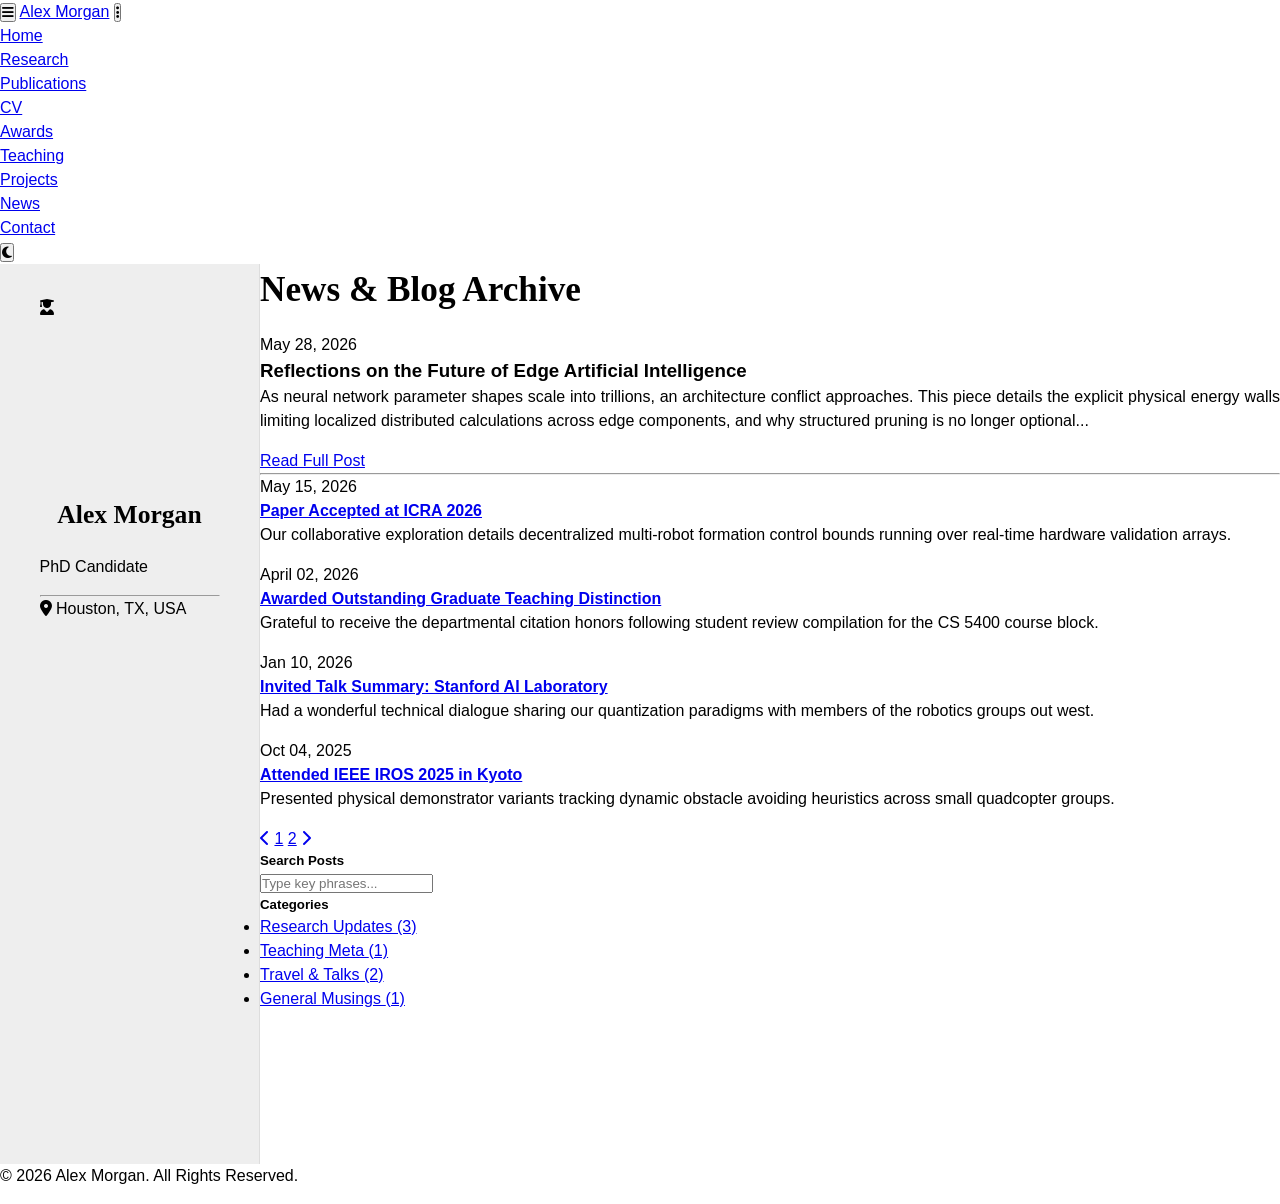
<file: news.html>
<!DOCTYPE html>
<html lang="en">
<head>
    <meta charset="UTF-8">
    <meta name="viewport" content="width=device-width, initial-scale=1.0">
    <title>News Archive | Alex Morgan</title>
    <link rel="preconnect" href="https://fonts.googleapis.com">
    <link rel="preconnect" href="https://fonts.gstatic.com" crossorigin>
    <link href="https://fonts.googleapis.com/css2?family=Lora:ital,wght@0,400..700;1,400..700&family=Inter:wght@300;400;500;600;700&display=swap" rel="stylesheet">
    <link rel="stylesheet" href="https://cdnjs.cloudflare.com/ajax/libs/font-awesome/6.4.0/css/all.min.css">
    <link rel="stylesheet" href="assets/css/style.css">
</head>
<body>
    <div id="scroll-progress"></div>
    <nav class="navbar">
        <div class="nav-container">
            <button class="sidebar-toggle" aria-label="Toggle Sidebar"><i class="fas fa-bars"></i></button>
            <a href="index.html" class="nav-brand">Alex Morgan</a>
            <button class="mobile-menu-toggle" aria-label="Toggle Navigation Menu"><i class="fas fa-ellipsis-v"></i></button>
            <ul class="nav-menu">
                <li><a href="index.html" class="nav-link">Home</a></li>
                <li><a href="research.html" class="nav-link">Research</a></li>
                <li><a href="publications.html" class="nav-link">Publications</a></li>
                <li><a href="cv.html" class="nav-link">CV</a></li>
                <li><a href="awards.html" class="nav-link">Awards</a></li>
                <li><a href="teaching.html" class="nav-link">Teaching</a></li>
                <li><a href="projects.html" class="nav-link">Projects</a></li>
                <li><a href="news.html" class="nav-link active">News</a></li>
                <li><a href="contact.html" class="nav-link">Contact</a></li>
                <li><button id="theme-toggle" aria-label="Toggle Dark Mode"><i class="fas fa-moon"></i></button></li>
            </ul>
        </div>
    </nav>

    <div class="site-container">
        <aside class="sidebar">
            <div class="sidebar-sticky">
                <div class="profile-container"><div class="profile-img-placeholder"><i class="fas fa-user-graduate"></i></div></div>
                <h1 class="sidebar-name">Alex Morgan</h1>
                <p class="sidebar-title">PhD Candidate</p>
                <hr class="sidebar-divider">
                <div class="sidebar-info">
                    <p><i class="fas fa-map-marker-alt"></i> Houston, TX, USA</p>
                </div>
            </div>
        </aside>

        <main class="main-content">
            <section class="content-section fade-in">
                <h2 class="section-title">News & Blog Archive</h2>

                <div class="news-layout-wrapper">
                    <div class="news-archive-main">
                        
                        <div class="featured-news-card">
                            <span class="news-date">May 28, 2026</span>
                            <h3>Reflections on the Future of Edge Artificial Intelligence</h3>
                            <p class="featured-excerpt">As neural network parameter shapes scale into trillions, an architecture conflict approaches. This piece details the explicit physical energy walls limiting localized distributed calculations across edge components, and why structured pruning is no longer optional...</p>
                            <a href="#" class="btn btn-primary btn-sm">Read Full Post</a>
                        </div>

                        <hr class="section-divider">

                        <div class="archive-list">
                            <div class="archive-item">
                                <span class="archive-date">May 15, 2026</span>
                                <h4><a href="#">Paper Accepted at ICRA 2026</a></h4>
                                <p>Our collaborative exploration details decentralized multi-robot formation control bounds running over real-time hardware validation arrays.</p>
                            </div>
                            <div class="archive-item">
                                <span class="archive-date">April 02, 2026</span>
                                <h4><a href="#">Awarded Outstanding Graduate Teaching Distinction</a></h4>
                                <p>Grateful to receive the departmental citation honors following student review compilation for the CS 5400 course block.</p>
                            </div>
                            <div class="archive-item">
                                <span class="archive-date">Jan 10, 2026</span>
                                <h4><a href="#">Invited Talk Summary: Stanford AI Laboratory</a></h4>
                                <p>Had a wonderful technical dialogue sharing our quantization paradigms with members of the robotics groups out west.</p>
                            </div>
                            <div class="archive-item">
                                <span class="archive-date">Oct 04, 2025</span>
                                <h4><a href="#">Attended IEEE IROS 2025 in Kyoto</a></h4>
                                <p>Presented physical demonstrator variants tracking dynamic obstacle avoiding heuristics across small quadcopter groups.</p>
                            </div>
                        </div>

                        <div class="pagination">
                            <a href="#" class="page-link disabled"><i class="fas fa-chevron-left"></i></a>
                            <a href="#" class="page-link active">1</a>
                            <a href="#" class="page-link">2</a>
                            <a href="#" class="page-link"><i class="fas fa-chevron-right"></i></a>
                        </div>
                    </div>

                    <aside class="news-archive-sub">
                        <div class="sub-widget">
                            <h5>Search Posts</h5>
                            <input type="text" class="form-control" placeholder="Type key phrases...">
                        </div>
                        <div class="sub-widget">
                            <h5>Categories</h5>
                            <ul class="widget-categories">
                                <li><a href="#">Research Updates <span>(3)</span></a></li>
                                <li><a href="#">Teaching Meta <span>(1)</span></a></li>
                                <li><a href="#">Travel & Talks <span>(2)</span></a></li>
                                <li><a href="#">General Musings <span>(1)</span></a></li>
                            </ul>
                        </div>
                    </aside>
                </div>
            </section>
        </main>
    </div>

    <footer class="site-footer">
        <div class="footer-container">
            <p>&copy; <span id="year"></span> Alex Morgan. All Rights Reserved.</p>
        </div>
    </footer>
    <script src="assets/js/script.js"></script>
</body>
</html>
</file>
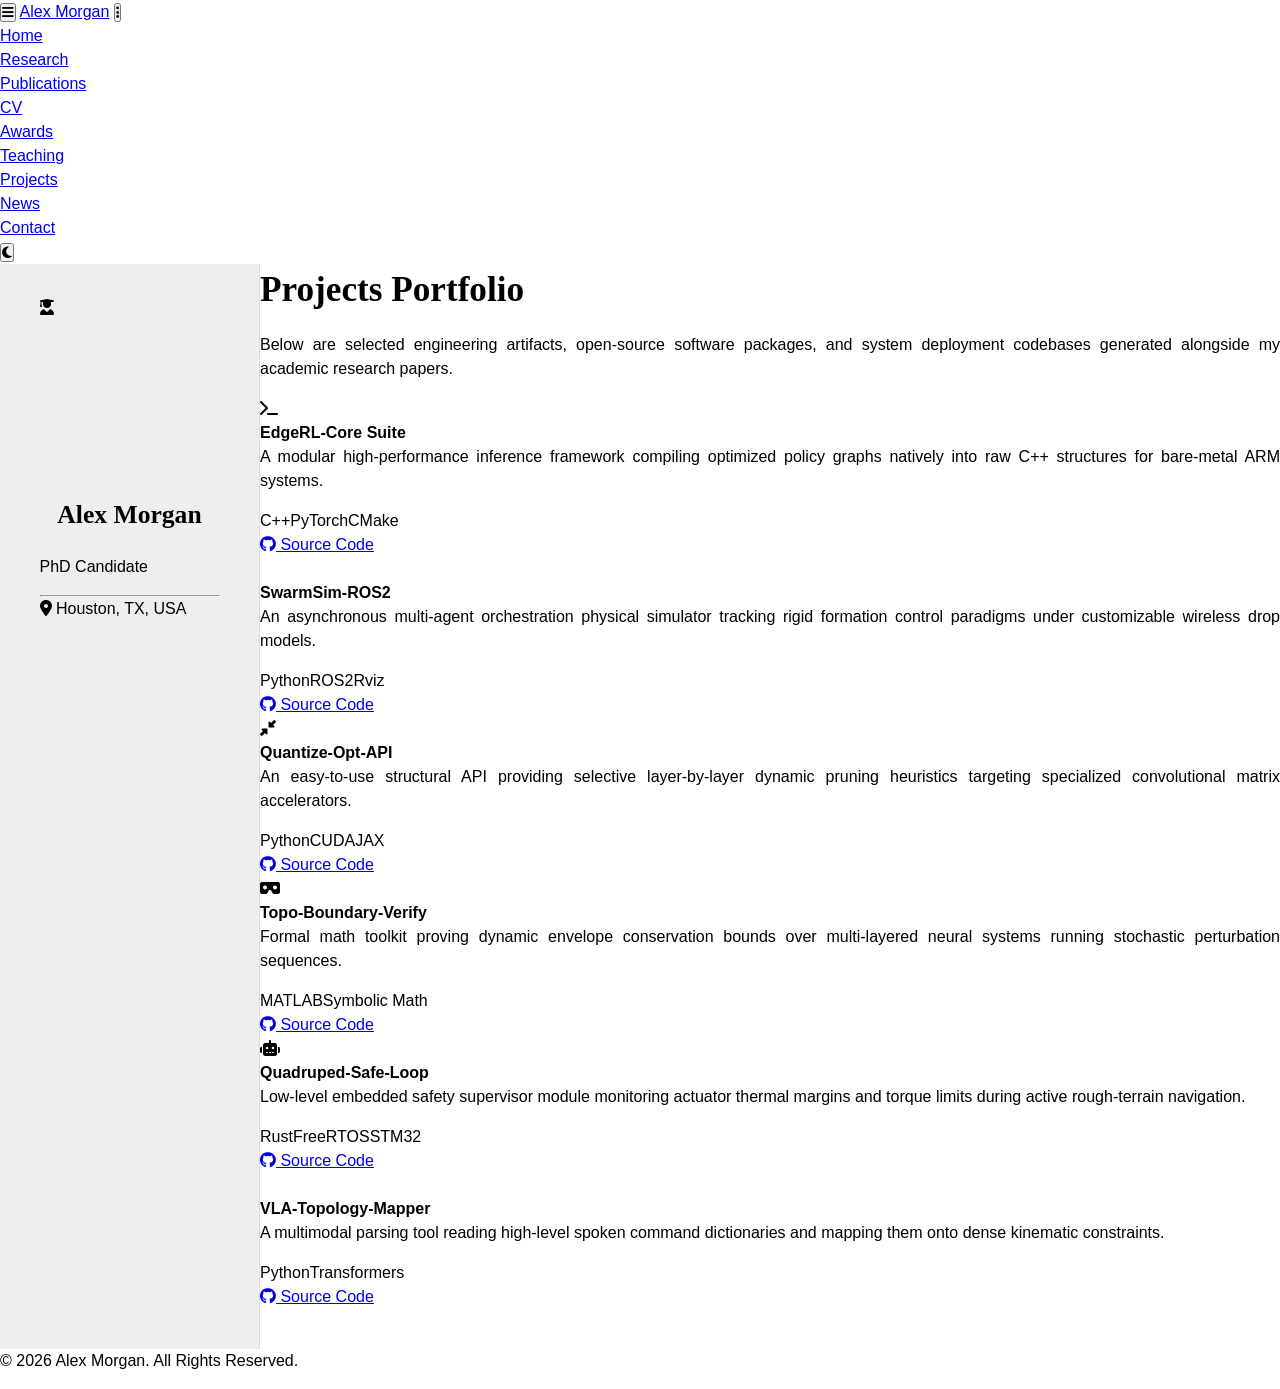
<file: projects.html>
<!DOCTYPE html>
<html lang="en">
<head>
    <meta charset="UTF-8">
    <meta name="viewport" content="width=device-width, initial-scale=1.0">
    <title>Projects Portfolio | Alex Morgan</title>
    <link rel="preconnect" href="https://fonts.googleapis.com">
    <link rel="preconnect" href="https://fonts.gstatic.com" crossorigin>
    <link href="https://fonts.googleapis.com/css2?family=Lora:ital,wght@0,400..700;1,400..700&family=Inter:wght@300;400;500;600;700&display=swap" rel="stylesheet">
    <link rel="stylesheet" href="https://cdnjs.cloudflare.com/ajax/libs/font-awesome/6.4.0/css/all.min.css">
    <link rel="stylesheet" href="assets/css/style.css">
</head>
<body>
    <div id="scroll-progress"></div>
    <nav class="navbar">
        <div class="nav-container">
            <button class="sidebar-toggle" aria-label="Toggle Sidebar"><i class="fas fa-bars"></i></button>
            <a href="index.html" class="nav-brand">Alex Morgan</a>
            <button class="mobile-menu-toggle" aria-label="Toggle Navigation Menu"><i class="fas fa-ellipsis-v"></i></button>
            <ul class="nav-menu">
                <li><a href="./" class="nav-link">Home</a></li>
                <li><a href="research" class="nav-link">Research</a></li>
                <li><a href="publications" class="nav-link">Publications</a></li>
                <li><a href="cv" class="nav-link">CV</a></li>
                <li><a href="awards" class="nav-link">Awards</a></li>
                <li><a href="teaching" class="nav-link">Teaching</a></li>
                <li><a href="projects" class="nav-link active">Projects</a></li>
                <li><a href="news" class="nav-link">News</a></li>
                <li><a href="contact" class="nav-link">Contact</a></li>
                <li><button id="theme-toggle" aria-label="Toggle Dark Mode"><i class="fas fa-moon"></i></button></li>
            </ul>
        </div>
    </nav>

    <div class="site-container">
        <aside class="sidebar">
            <div class="sidebar-sticky">
                <div class="profile-container"><div class="profile-img-placeholder"><i class="fas fa-user-graduate"></i></div></div>
                <h1 class="sidebar-name">Alex Morgan</h1>
                <p class="sidebar-title">PhD Candidate</p>
                <hr class="sidebar-divider">
                <div class="sidebar-info">
                    <p><i class="fas fa-map-marker-alt"></i> Houston, TX, USA</p>
                </div>
            </div>
        </aside>

        <main class="main-content">
            <section class="content-section fade-in">
                <h2 class="section-title">Projects Portfolio</h2>
                <p class="section-intro">Below are selected engineering artifacts, open-source software packages, and system deployment codebases generated alongside my academic research papers.</p>
                
                <div class="projects-grid">
                    <div class="project-card">
                        <div class="project-img-placeholder"><i class="fas fa-terminal"></i></div>
                        <div class="project-card-content">
                            <h4>EdgeRL-Core Suite</h4>
                            <p>A modular high-performance inference framework compiling optimized policy graphs natively into raw C++ structures for bare-metal ARM systems.</p>
                            <div class="project-tags">
                                <span>C++</span><span>PyTorch</span><span>CMake</span>
                            </div>
                            <a href="https://github.com" target="_blank" class="btn btn-secondary btn-sm"><i class="fab fa-github"></i> Source Code</a>
                        </div>
                    </div>
                    <div class="project-card">
                        <div class="project-img-placeholder"><i class="fas fa-drone"></i></div>
                        <div class="project-card-content">
                            <h4>SwarmSim-ROS2</h4>
                            <p>An asynchronous multi-agent orchestration physical simulator tracking rigid formation control paradigms under customizable wireless drop models.</p>
                            <div class="project-tags">
                                <span>Python</span><span>ROS2</span><span>Rviz</span>
                            </div>
                            <a href="https://github.com" target="_blank" class="btn btn-secondary btn-sm"><i class="fab fa-github"></i> Source Code</a>
                        </div>
                    </div>
                    <div class="project-card">
                        <div class="project-img-placeholder"><i class="fas fa-compress-alt"></i></div>
                        <div class="project-card-content">
                            <h4>Quantize-Opt-API</h4>
                            <p>An easy-to-use structural API providing selective layer-by-layer dynamic pruning heuristics targeting specialized convolutional matrix accelerators.</p>
                            <div class="project-tags">
                                <span>Python</span><span>CUDA</span><span>JAX</span>
                            </div>
                            <a href="https://github.com" target="_blank" class="btn btn-secondary btn-sm"><i class="fab fa-github"></i> Source Code</a>
                        </div>
                    </div>
                    <div class="project-card">
                        <div class="project-img-placeholder"><i class="fas fa-vr-cardboard"></i></div>
                        <div class="project-card-content">
                            <h4>Topo-Boundary-Verify</h4>
                            <p>Formal math toolkit proving dynamic envelope conservation bounds over multi-layered neural systems running stochastic perturbation sequences.</p>
                            <div class="project-tags">
                                <span>MATLAB</span><span>Symbolic Math</span>
                            </div>
                            <a href="https://github.com" target="_blank" class="btn btn-secondary btn-sm"><i class="fab fa-github"></i> Source Code</a>
                        </div>
                    </div>
                    <div class="project-card">
                        <div class="project-img-placeholder"><i class="fas fa-robot"></i></div>
                        <div class="project-card-content">
                            <h4>Quadruped-Safe-Loop</h4>
                            <p>Low-level embedded safety supervisor module monitoring actuator thermal margins and torque limits during active rough-terrain navigation.</p>
                            <div class="project-tags">
                                <span>Rust</span><span>FreeRTOS</span><span>STM32</span>
                            </div>
                            <a href="https://github.com" target="_blank" class="btn btn-secondary btn-sm"><i class="fab fa-github"></i> Source Code</a>
                        </div>
                    </div>
                    <div class="project-card">
                        <div class="project-img-placeholder"><i class="fas fa-chart-network"></i></div>
                        <div class="project-card-content">
                            <h4>VLA-Topology-Mapper</h4>
                            <p>A multimodal parsing tool reading high-level spoken command dictionaries and mapping them onto dense kinematic constraints.</p>
                            <div class="project-tags">
                                <span>Python</span><span>Transformers</span>
                            </div>
                            <a href="https://github.com" target="_blank" class="btn btn-secondary btn-sm"><i class="fab fa-github"></i> Source Code</a>
                        </div>
                    </div>
                </div>
            </section>
        </main>
    </div>

    <footer class="site-footer">
        <div class="footer-container">
            <p>&copy; <span id="year"></span> Alex Morgan. All Rights Reserved.</p>
        </div>
    </footer>
    <script src="assets/js/script.js"></script>
</body>
</html>
</file>
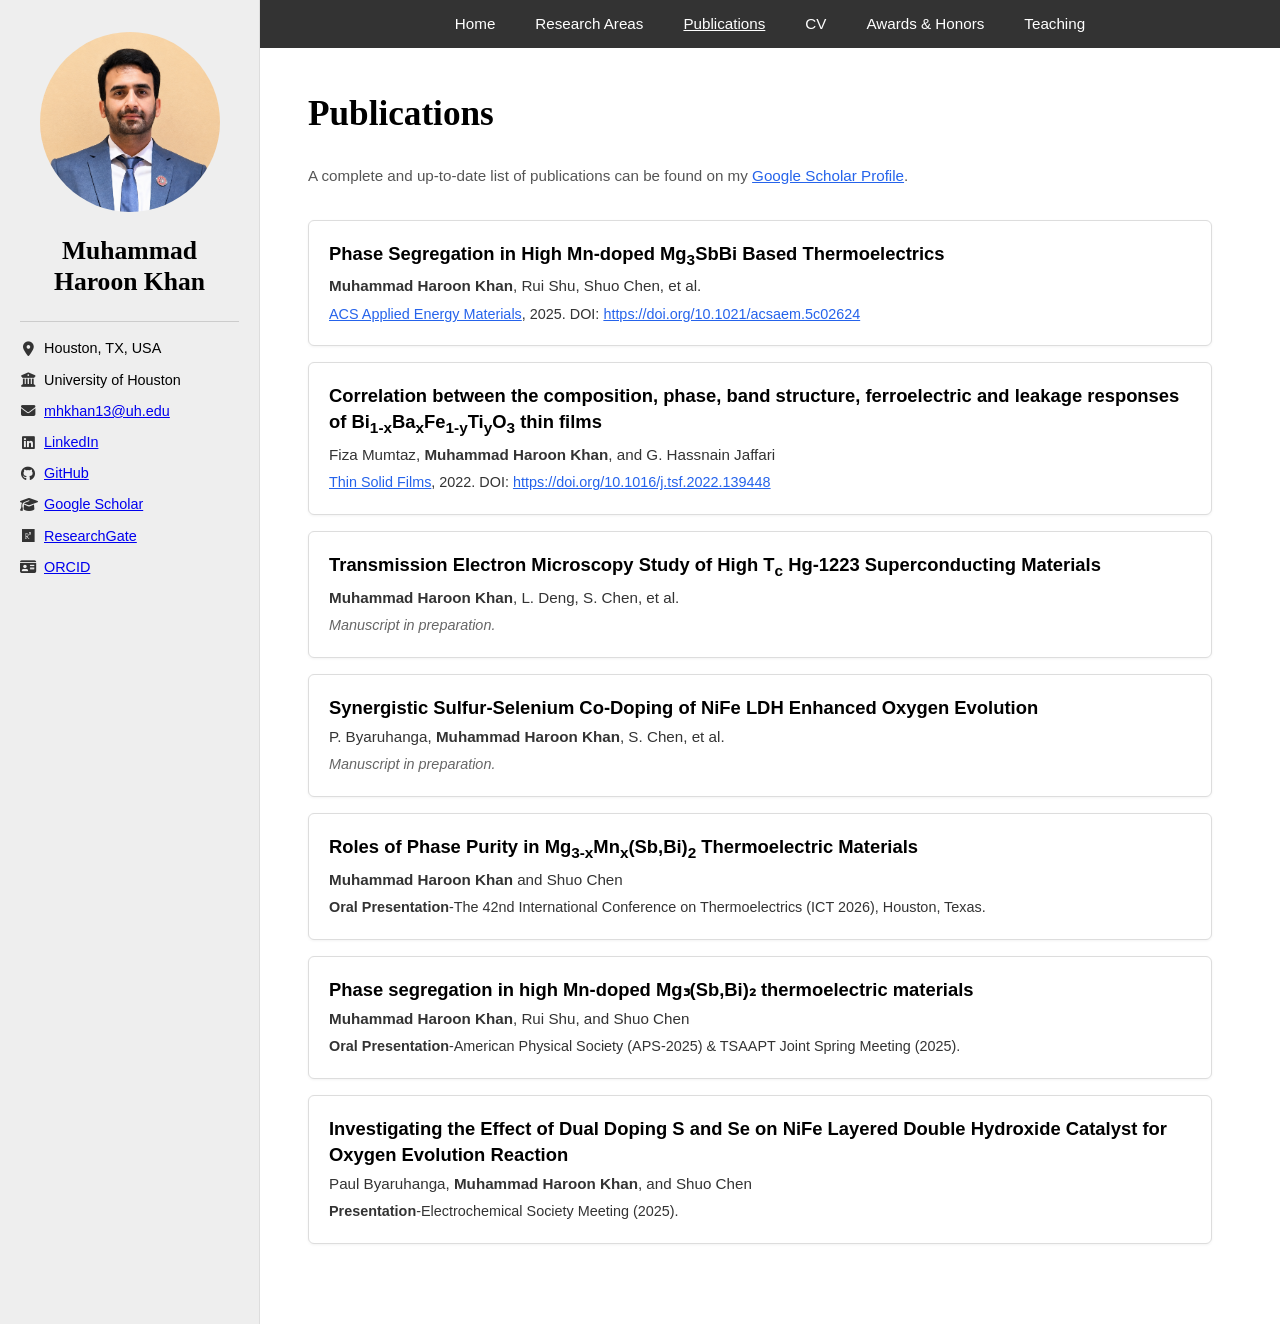
<file: publications.html>
<!DOCTYPE html>
<html lang="en">
<head>
    <meta charset="UTF-8">
    <meta name="viewport" content="width=device-width, initial-scale=1.0">
    <title>Muhammad Haroon Khan | Publications</title>
    <link rel="preconnect" href="https://fonts.googleapis.com">
    <link rel="preconnect" href="https://fonts.gstatic.com" crossorigin>
    <link href="https://fonts.googleapis.com/css2?family=Inter:wght@400;500;600&display=swap" rel="stylesheet">
    <link rel="stylesheet" href="https://cdnjs.cloudflare.com/ajax/libs/font-awesome/6.4.0/css/all.min.css">
    <link rel="stylesheet" href="assets/css/style.css">
</head>
<body>

    <div class="site-container">
        
        <!-- LEFT PANEL (Light Gray Background Sidebar) -->
        <aside class="sidebar">
            <div class="profile-container">
                <img src="assets/profile.png" alt="Muhammad Haroon Khan">
            </div>
            
            <h1 class="sidebar-name">Muhammad Haroon Khan</h1>
            
            <ul class="sidebar-info-list">
                <li><i class="fas fa-map-marker-alt"></i> Houston, TX, USA</li>
                <li><i class="fas fa-university"></i> University of Houston</li>
                <li><i class="fas fa-envelope"></i> <a href="mailto:mhkhan13@uh.edu">mhkhan13@uh.edu</a></li>
                <li><i class="fab fa-linkedin"></i> <a href="https://www.linkedin.com/in/mhkhan13/" target="_blank">LinkedIn</a></li>
                <li><i class="fab fa-github"></i> <a href="https://github.com/mhkhan24" target="_blank">GitHub</a></li>
                <li><i class="fas fa-graduation-cap"></i> <a href="https://scholar.google.com/citations?view_op=list_works&hl=en&hl=en&user=3mEkgmkAAAAJ" target="_blank">Google Scholar</a></li>
                <li><i class="fab fa-researchgate"></i> <a href="https://www.researchgate.net/profile/Muhammad-Haroon-Khan-2?ev=hdr_xprf" target="_blank">ResearchGate</a></li>
                <li><i class="fas fa-id-card"></i> <a href="https://orcid.org/0009-0004-6501-6991" target="_blank">ORCID</a></li>
            </ul>
        </aside>

        <!-- RIGHT PANEL (Main Container Block) -->
        <main class="main-panel-right">
            
            <nav class="navbar-right-block">
                <ul class="nav-menu-row">
                    <li><a href="./" class="nav-link-item">Home</a></li>
                    <li><a href="research" class="nav-link-item">Research Areas</a></li>
                    <li><a href="publications" class="nav-link-item active">Publications</a></li>
                    <li><a href="cv" class="nav-link-item">CV</a></li>
                    <li><a href="awards" class="nav-link-item">Awards & Honors</a></li>
                    <li><a href="teaching" class="nav-link-item">Teaching</a></li>
                </ul>
            </nav>

            <div class="main-content-area">
                <section class="content-section">
                    <h2 class="section-title" style="font-family: 'Times New Roman', Times, serif; font-size: 2.2rem; margin-bottom: 1.5rem;">Publications</h2>
                    
                    <!-- Clean layout row with dashed border rule removed -->
                    <p style="font-size: 0.95rem; color: #555555; margin-bottom: 2rem;">
                        A complete and up-to-date list of publications can be found on my <a href="https://scholar.google.com/citations?view_op=list_works&hl=en&hl=en&user=3mEkgmkAAAAJ" target="_blank" style="color: #2563eb; text-decoration: underline; font-weight: 500;">Google Scholar Profile</a>.
                    </p>

                    <div class="cv-wide-card" style="border: 1px solid #dddddd; border-radius: 6px; padding: 1.25rem; margin-bottom: 1rem; background-color: #ffffff; box-shadow: 0 1px 3px rgba(0,0,0,0.05);">
                        <h4 style="font-size: 1.15rem; font-weight: 600; color: #000000; margin-bottom: 0.35rem; line-height: 1.4;">
                            Phase Segregation in High Mn-doped Mg<sub>3</sub>SbBi Based Thermoelectrics
                        </h4>
                        <p style="font-size: 0.95rem; color: #333333; margin-bottom: 0.35rem;">
                            <strong>Muhammad Haroon Khan</strong>, Rui Shu, Shuo Chen, et al.
                        </p>
                        <p style="font-size: 0.9rem; color: #333333; margin: 0;">
                            <a href="https://pubs.acs.org/journal/aaemcq" target="_blank" style="color: #2563eb; text-decoration: underline;">ACS Applied Energy Materials</a>, 2025. DOI: <a href="https://doi.org/10.1021/acsaem.5c02624" target="_blank" style="color: #2563eb; text-decoration: underline;">https://doi.org/10.1021/acsaem.5c02624</a>
                        </p>
                    </div>

                    <div class="cv-wide-card" style="border: 1px solid #dddddd; border-radius: 6px; padding: 1.25rem; margin-bottom: 1rem; background-color: #ffffff; box-shadow: 0 1px 3px rgba(0,0,0,0.05);">
                        <h4 style="font-size: 1.15rem; font-weight: 600; color: #000000; margin-bottom: 0.35rem; line-height: 1.4;">
                            Correlation between the composition, phase, band structure, ferroelectric and leakage responses of Bi<sub>1-x</sub>Ba<sub>x</sub>Fe<sub>1-y</sub>Ti<sub>y</sub>O<sub>3</sub> thin films
                        </h4>
                        <p style="font-size: 0.95rem; color: #333333; margin-bottom: 0.35rem;">
                            Fiza Mumtaz, <strong>Muhammad Haroon Khan</strong>, and G. Hassnain Jaffari
                        </p>
                        <p style="font-size: 0.9rem; color: #333333; margin: 0;">
                            <a href="https://www.sciencedirect.com/journal/thin-solid-films" target="_blank" style="color: #2563eb; text-decoration: underline;">Thin Solid Films</a>, 2022. DOI: <a href="https://doi.org/10.1016/j.tsf.2022.139448" target="_blank" style="color: #2563eb; text-decoration: underline;">https://doi.org/10.1016/j.tsf.2022.139448</a>
                        </p>
                    </div>

                    <div class="cv-wide-card" style="border: 1px solid #dddddd; border-radius: 6px; padding: 1.25rem; margin-bottom: 1rem; background-color: #ffffff; box-shadow: 0 1px 3px rgba(0,0,0,0.05);">
                        <h4 style="font-size: 1.15rem; font-weight: 600; color: #000000; margin-bottom: 0.35rem; line-height: 1.4;">
                            Transmission Electron Microscopy Study of High T<sub>c</sub> Hg-1223 Superconducting Materials
                        </h4>
                        <p style="font-size: 0.95rem; color: #333333; margin-bottom: 0.35rem;">
                            <strong>Muhammad Haroon Khan</strong>, L. Deng, S. Chen, et al.
                        </p>
                        <p style="font-size: 0.9rem; color: #666666; font-weight: 500; margin: 0; font-style: italic;">
                            Manuscript in preparation.
                        </p>
                    </div>

                    <div class="cv-wide-card" style="border: 1px solid #dddddd; border-radius: 6px; padding: 1.25rem; margin-bottom: 1rem; background-color: #ffffff; box-shadow: 0 1px 3px rgba(0,0,0,0.05);">
                        <h4 style="font-size: 1.15rem; font-weight: 600; color: #000000; margin-bottom: 0.35rem; line-height: 1.4;">
                            Synergistic Sulfur-Selenium Co-Doping of NiFe LDH Enhanced Oxygen Evolution
                        </h4>
                        <p style="font-size: 0.95rem; color: #333333; margin-bottom: 0.35rem;">
                            P. Byaruhanga, <strong>Muhammad Haroon Khan</strong>, S. Chen, et al.
                        </p>
                        <p style="font-size: 0.9rem; color: #666666; font-weight: 500; margin: 0; font-style: italic;">
                            Manuscript in preparation.
                        </p>
                    </div>

                    <div class="cv-wide-card" style="border: 1px solid #dddddd; border-radius: 6px; padding: 1.25rem; margin-bottom: 1rem; background-color: #ffffff; box-shadow: 0 1px 3px rgba(0,0,0,0.05);">
                        <h4 style="font-size: 1.15rem; font-weight: 600; color: #000000; margin-bottom: 0.35rem; line-height: 1.4;">
                            Roles of Phase Purity in Mg<sub>3-x</sub>Mn<sub>x</sub>(Sb,Bi)<sub>2</sub> Thermoelectric Materials
                        </h4>
                        <p style="font-size: 0.95rem; color: #333333; margin-bottom: 0.35rem;">
                            <strong>Muhammad Haroon Khan</strong> and Shuo Chen
                        </p>
                        <p style="font-size: 0.9rem; color: #333333; font-weight: 500; margin: 0;">
                            <span style="font-weight:600;">Oral Presentation</span>-The 42nd International Conference on Thermoelectrics (ICT 2026), Houston, Texas.
                        </p>
                    </div>

                    <div class="cv-wide-card" style="border: 1px solid #dddddd; border-radius: 6px; padding: 1.25rem; margin-bottom: 1rem; background-color: #ffffff; box-shadow: 0 1px 3px rgba(0,0,0,0.05);">
                        <h4 style="font-size: 1.15rem; font-weight: 600; color: #000000; margin-bottom: 0.35rem; line-height: 1.4;">
                            Phase segregation in high Mn-doped Mg₃(Sb,Bi)₂ thermoelectric materials
                        </h4>
                        <p style="font-size: 0.95rem; color: #333333; margin-bottom: 0.35rem;">
                            <strong>Muhammad Haroon Khan</strong>, Rui Shu, and Shuo Chen
                        </p>
                        <p style="font-size: 0.9rem; color: #333333; font-weight: 500; margin: 0;">
                            <span style="font-weight:600;">Oral Presentation</span>-American Physical Society (APS-2025) & TSAAPT Joint Spring Meeting (2025).
                        </p>
                    </div>

                    <div class="cv-wide-card" style="border: 1px solid #dddddd; border-radius: 6px; padding: 1.25rem; margin-bottom: 1rem; background-color: #ffffff; box-shadow: 0 1px 3px rgba(0,0,0,0.05);">
                        <h4 style="font-size: 1.15rem; font-weight: 600; color: #000000; margin-bottom: 0.35rem; line-height: 1.4;">
                            Investigating the Effect of Dual Doping S and Se on NiFe Layered Double Hydroxide Catalyst for Oxygen Evolution Reaction
                        </h4>
                        <p style="font-size: 0.95rem; color: #333333; margin-bottom: 0.35rem;">
                            Paul Byaruhanga, <strong>Muhammad Haroon Khan</strong>, and Shuo Chen
                        </p>
                        <p style="font-size: 0.9rem; color: #333333; font-weight: 500; margin: 0;">
                            <span style="font-weight:600;">Presentation</span>-Electrochemical Society Meeting (2025).
                        </p>
                    </div>
                </section>
            </div>
        </main>
    </div>

</body>
</html>
</file>
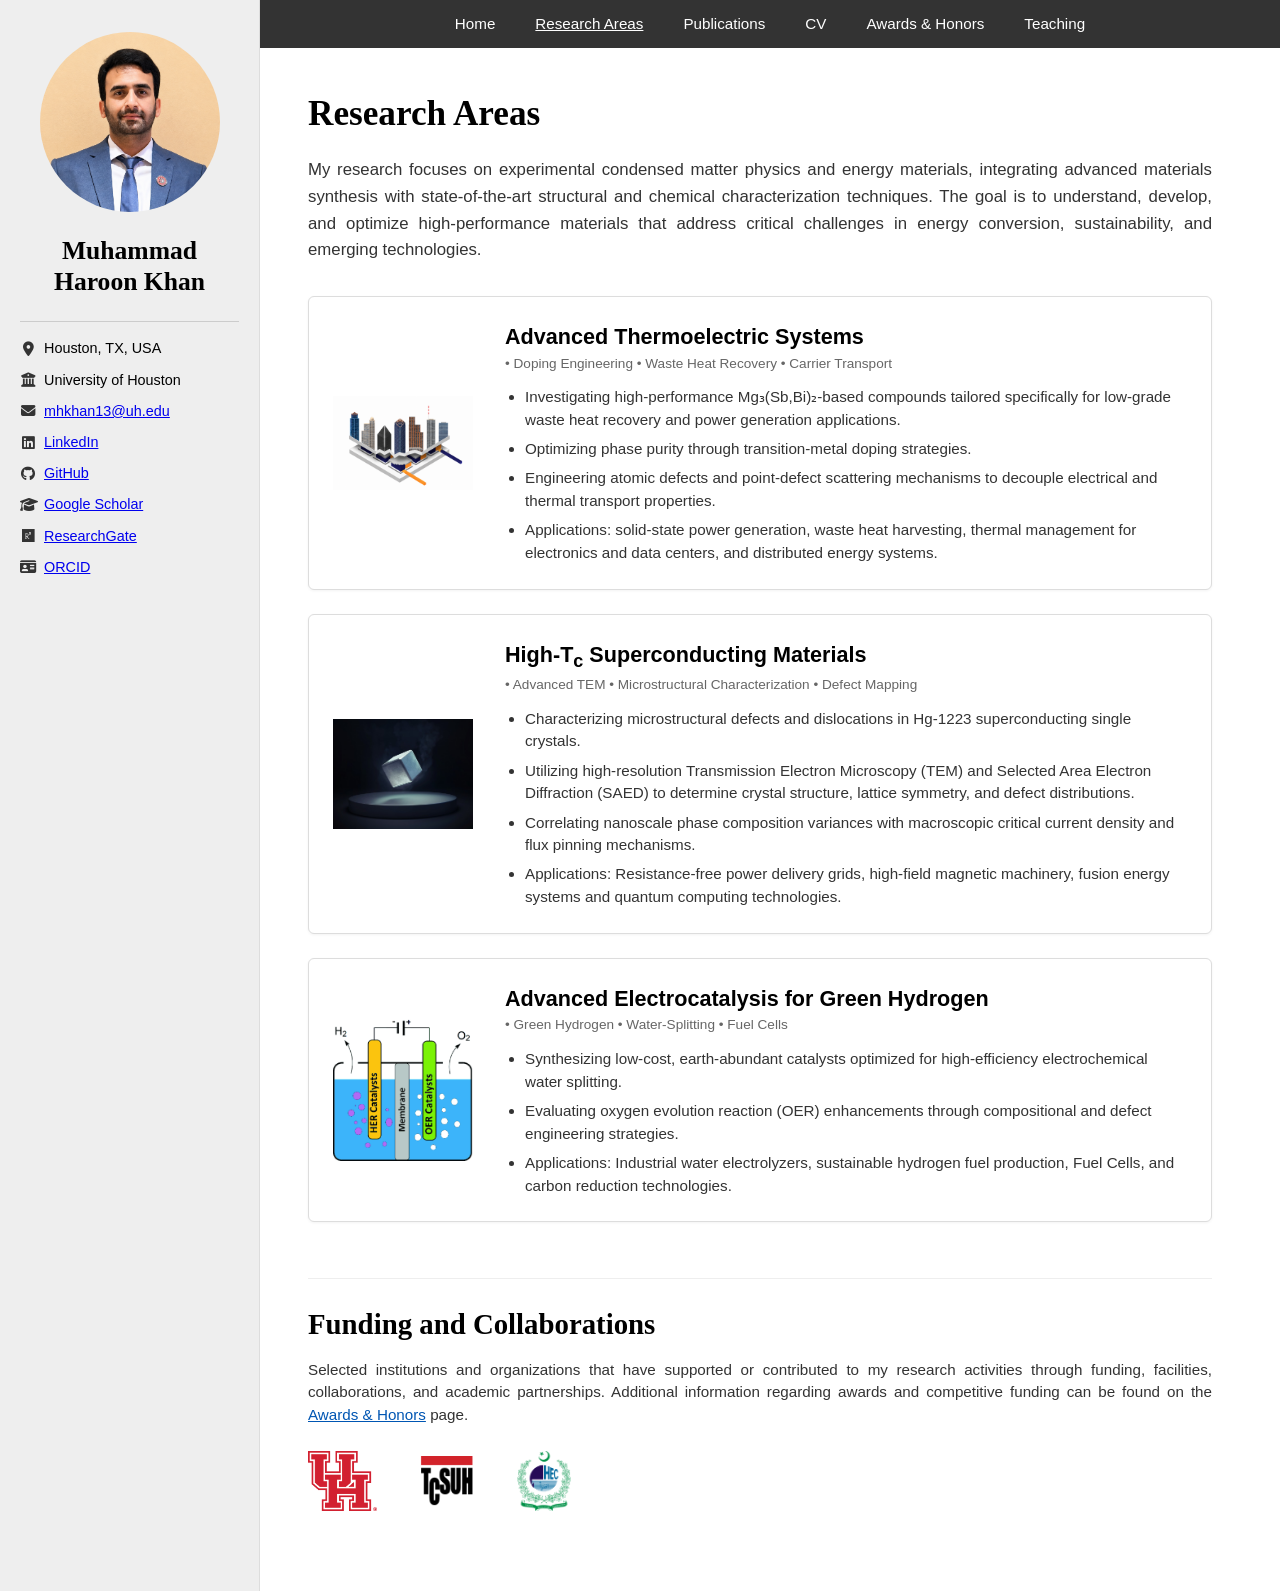
<file: research.html>
<!DOCTYPE html>
<html lang="en">
<head>
    <meta charset="UTF-8">
    <meta name="viewport" content="width=device-width, initial-scale=1.0">
    <title>Muhammad Haroon Khan | Research Areas</title>
    <link rel="preconnect" href="https://fonts.googleapis.com">
    <link rel="preconnect" href="https://fonts.gstatic.com" crossorigin>
    <link href="https://fonts.googleapis.com/css2?family=Inter:wght@400;500;600&display=swap" rel="stylesheet">
    <link rel="stylesheet" href="https://cdnjs.cloudflare.com/ajax/libs/font-awesome/6.4.0/css/all.min.css">
    <link rel="stylesheet" href="assets/css/style.css">
</head>
<body>

    <div class="site-container">
        
        <aside class="sidebar">
            <div class="profile-container">
                <img src="assets/profile.png" alt="Muhammad Haroon Khan">
            </div>
            
            <h1 class="sidebar-name">Muhammad Haroon Khan</h1>
            
            <ul class="sidebar-info-list">
                <li><i class="fas fa-map-marker-alt"></i> Houston, TX, USA</li>
                <li><i class="fas fa-university"></i> University of Houston</li>
                <li><i class="fas fa-envelope"></i> <a href="mailto:mhkhan13@uh.edu">mhkhan13@uh.edu</a></li>
                <li><i class="fab fa-linkedin"></i> <a href="https://www.linkedin.com/in/mhkhan13/" target="_blank">LinkedIn</a></li>
                <li><i class="fab fa-github"></i> <a href="https://github.com/mhkhan24" target="_blank">GitHub</a></li>
                <li><i class="fas fa-graduation-cap"></i> <a href="https://scholar.google.com/citations?view_op=list_works&hl=en&hl=en&user=3mEkgmkAAAAJ" target="_blank">Google Scholar</a></li>
                <li><i class="fab fa-researchgate"></i> <a href="https://www.researchgate.net/profile/Muhammad-Haroon-Khan-2?ev=hdr_xprf" target="_blank">ResearchGate</a></li>
                <li><i class="fas fa-id-card"></i> <a href="https://orcid.org/0009-0004-6501-6991" target="_blank">ORCID</a></li>
            </ul>
        </aside>

        <main class="main-panel-right">
            
            <nav class="navbar-right-block">
                <ul class="nav-menu-row">
                    <li><a href="./" class="nav-link-item">Home</a></li>
                    <li><a href="research" class="nav-link-item active">Research Areas</a></li>
                    <li><a href="publications" class="nav-link-item">Publications</a></li>
                    <li><a href="cv" class="nav-link-item">CV</a></li>
                    <li><a href="awards" class="nav-link-item">Awards & Honors</a></li>
                    <li><a href="teaching" class="nav-link-item">Teaching</a></li>
                </ul>
            </nav>

            <div class="main-content-area">
                <section class="content-section">
                    <h2 class="section-title" style="font-family: 'Times New Roman', Times, serif; font-size: 2.2rem; margin-bottom: 1rem;">Research Areas</h2>
                    
                    <p style="font-size: 1.05rem; line-height: 1.6; color: #333333; margin-bottom: 2rem;">
                        My research focuses on experimental condensed matter physics and energy materials, integrating advanced materials synthesis with state-of-the-art structural and chemical characterization techniques. The goal is to understand, develop, and optimize high-performance materials that address critical challenges in energy conversion, sustainability, and emerging technologies.
                    </p>

                    <div class="cv-wide-card" style="display: flex; align-items: center; gap: 2rem; border: 1px solid #dddddd; border-radius: 6px; padding: 1.5rem; margin-bottom: 1.5rem; background-color: #ffffff; box-shadow: 0 1px 3px rgba(0,0,0,0.05);">
                        <div style="width: 140px; min-width: 140px; display: flex; align-items: center; justify-content: center; flex-shrink: 0;">
                            <img src="assets/TE-logo.png" alt="Thermoelectrics Logo" style="width: 100%; height: auto; object-fit: contain;">
                        </div>
                        <div style="flex-grow: 1;">
                            <div style="display: flex; justify-content: space-between; align-items: baseline; flex-wrap: wrap; margin-bottom: 0.75rem;">
                                <h3 style="font-size: 1.35rem; font-weight: 700; color: #000000; margin: 0;">Advanced Thermoelectric Systems</h3>
                                <span style="font-size: 0.85rem; color: #666666;">• Doping Engineering • Waste Heat Recovery • Carrier Transport</span>
                            </div>
                            <ul style="list-style-type: disc; padding-left: 1.25rem; font-size: 0.95rem; color: #333333; display: flex; flex-direction: column; gap: 0.4rem; margin: 0; line-height: 1.5;">
                                <li>Investigating high-performance Mg₃(Sb,Bi)₂-based compounds tailored specifically for low-grade waste heat recovery and power generation applications.</li>
                                <li>Optimizing phase purity through transition-metal doping strategies.</li>
                                <li>Engineering atomic defects and point-defect scattering mechanisms to decouple electrical and thermal transport properties.</li>
                                <li>Applications: solid-state power generation, waste heat harvesting, thermal management for electronics and data centers, and distributed energy systems.</li>
                            </ul>
                        </div>
                    </div>

                    <div class="cv-wide-card" style="display: flex; align-items: center; gap: 2rem; border: 1px solid #dddddd; border-radius: 6px; padding: 1.5rem; margin-bottom: 1.5rem; background-color: #ffffff; box-shadow: 0 1px 3px rgba(0,0,0,0.05);">
                        <div style="width: 140px; min-width: 140px; display: flex; align-items: center; justify-content: center; flex-shrink: 0;">
                            <img src="assets/sc-logo.jpg" alt="Superconductors Logo" style="width: 100%; height: auto; object-fit: contain;">
                        </div>
                        <div style="flex-grow: 1;">
                            <div style="display: flex; justify-content: space-between; align-items: baseline; flex-wrap: wrap; margin-bottom: 0.75rem;">
                                <h3 style="font-size: 1.35rem; font-weight: 700; color: #000000; margin: 0;">High-T<sub>c</sub> Superconducting Materials</h3>
                                <span style="font-size: 0.85rem; color: #666666;">• Advanced TEM • Microstructural Characterization • Defect Mapping</span>
                            </div>
                            <ul style="list-style-type: disc; padding-left: 1.25rem; font-size: 0.95rem; color: #333333; display: flex; flex-direction: column; gap: 0.4rem; margin: 0; line-height: 1.5;">
                                <li>Characterizing microstructural defects and dislocations in Hg-1223 superconducting single crystals.</li>
                                <li>Utilizing high-resolution Transmission Electron Microscopy (TEM) and Selected Area Electron Diffraction (SAED) to determine crystal structure, lattice symmetry, and defect distributions.</li>
                                <li>Correlating nanoscale phase composition variances with macroscopic critical current density and flux pinning mechanisms.</li>
                                <li>Applications: Resistance-free power delivery grids, high-field magnetic machinery, fusion energy systems and quantum computing technologies.</li>
                            </ul>
                        </div>
                    </div>

                    <div class="cv-wide-card" style="display: flex; align-items: center; gap: 2rem; border: 1px solid #dddddd; border-radius: 6px; padding: 1.5rem; margin-bottom: 1.5rem; background-color: #ffffff; box-shadow: 0 1px 3px rgba(0,0,0,0.05);">
                        <div style="width: 140px; min-width: 140px; display: flex; align-items: center; justify-content: center; flex-shrink: 0;">
                            <img src="assets/ws-logo.png" alt="Water Splitting Logo" style="width: 100%; height: auto; object-fit: contain;">
                        </div>
                        <div style="flex-grow: 1;">
                            <div style="display: flex; justify-content: space-between; align-items: baseline; flex-wrap: wrap; margin-bottom: 0.75rem;">
                                <h3 style="font-size: 1.35rem; font-weight: 700; color: #000000; margin: 0;">Advanced Electrocatalysis for Green Hydrogen</h3>
                                <span style="font-size: 0.85rem; color: #666666;">• Green Hydrogen • Water-Splitting • Fuel Cells</span>
                            </div>
                            <ul style="list-style-type: disc; padding-left: 1.25rem; font-size: 0.95rem; color: #333333; display: flex; flex-direction: column; gap: 0.4rem; margin: 0; line-height: 1.5;">
                                <li>Synthesizing low-cost, earth-abundant catalysts optimized for high-efficiency electrochemical water splitting.</li>
                                <li>Evaluating oxygen evolution reaction (OER) enhancements through compositional and defect engineering strategies.</li>
                                <li>Applications: Industrial water electrolyzers, sustainable hydrogen fuel production, Fuel Cells, and carbon reduction technologies.</li>
                            </ul>
                        </div>
                    </div>

                    <div style="margin-top: 3.5rem; padding-top: 1.5rem; border-top: 1px solid #eeeeee;">
                        <h2 style="font-family: 'Times New Roman', Times, serif; font-size: 1.8rem; font-weight: 700; color: #000000; margin-bottom: 0.75rem;">Funding and Collaborations</h2>
                        
                        <p style="font-size: 0.95rem; color: #333333; margin-bottom: 1.5rem; line-height: 1.5;">
                            Selected institutions and organizations that have supported or contributed to my research activities through funding, facilities, collaborations, and academic partnerships. Additional information regarding awards and competitive funding can be found on the <a href="awards" style="color: #0056b3; text-decoration: underline;">Awards & Honors</a> page.
                        </p>

                        <div style="display: flex; flex-wrap: wrap; align-items: center; gap: 2.5rem; margin-top: 1.5rem;">
                            
                            <div style="height: 60px; display: flex; align-items: center; justify-content: center;">
                                <img src="assets/uh-logo.png" alt="University of Houston Logo" style="height: 100%; width: auto; object-fit: contain;">
                            </div>

                            <div style="height: 60px; display: flex; align-items: center; justify-content: center;">
                                <img src="assets/tcsuh-logo.jpg" alt="Texas Center for Superconductivity" style="height: 100%; width: auto; object-fit: contain;">
                            </div>

                            <div style="height: 60px; display: flex; align-items: center; justify-content: center;">
                                <img src="assets/hec-logo.png" alt="HEC Pakistan / QAU Logo" style="height: 100%; width: auto; object-fit: contain;">
                            </div>

                        </div>
                    </div>

                </section>
            </div>
        </main>
    </div>

</body>
</html>
</file>
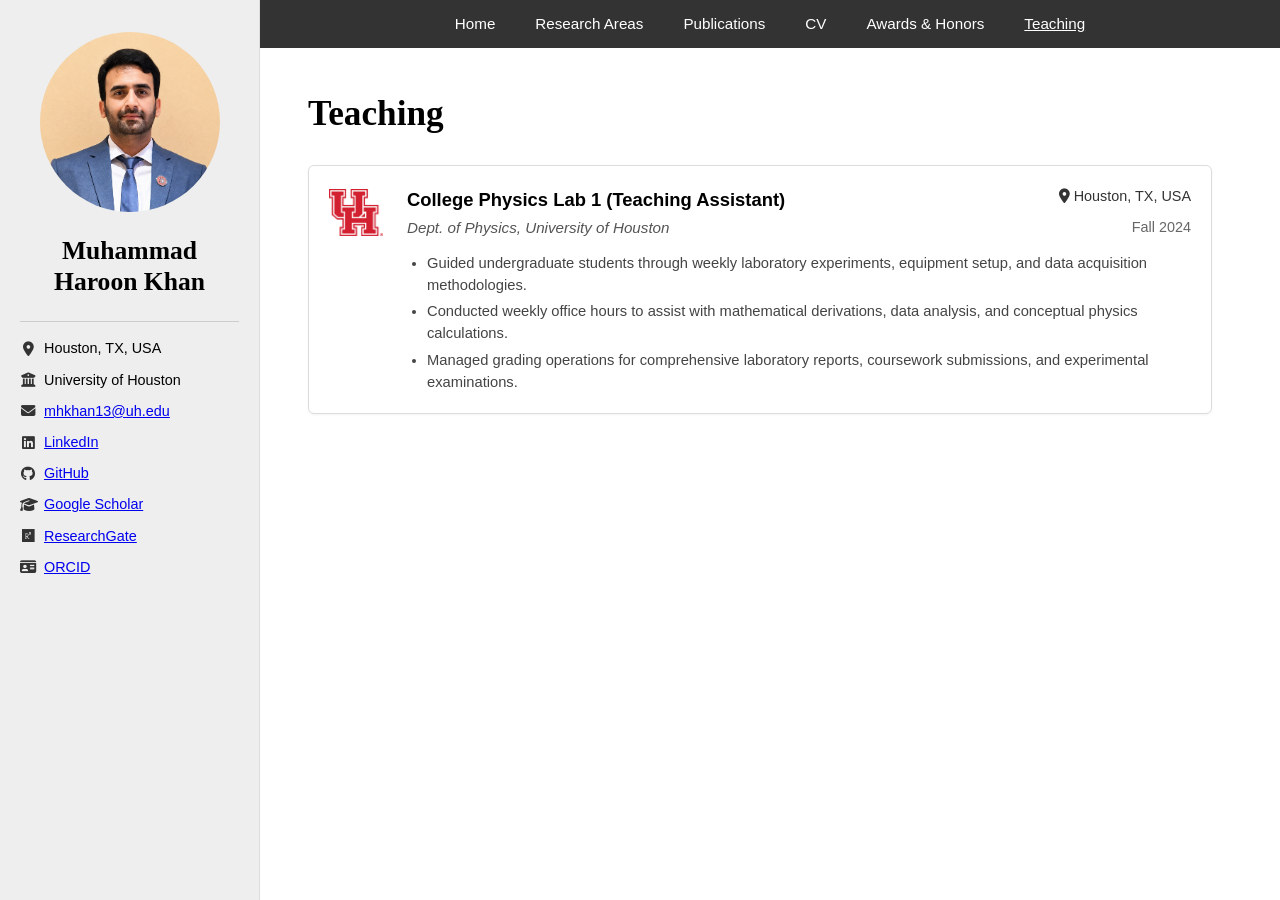
<file: teaching.html>
<!DOCTYPE html>
<html lang="en">
<head>
    <meta charset="UTF-8">
    <meta name="viewport" content="width=device-width, initial-scale=1.0">
    <title>Muhammad Haroon Khan | Teaching</title>
    <link rel="preconnect" href="https://fonts.googleapis.com">
    <link rel="preconnect" href="https://fonts.gstatic.com" crossorigin>
    <link href="https://fonts.googleapis.com/css2?family=Inter:wght@400;500;600&display=swap" rel="stylesheet">
    <link rel="stylesheet" href="https://cdnjs.cloudflare.com/ajax/libs/font-awesome/6.4.0/css/all.min.css">
    <link rel="stylesheet" href="assets/css/style.css">
</head>
<body>

    <!-- Outer Dual Panel Container -->
    <div class="site-container">
        
        <!-- LEFT PANEL (Light Gray Background Sidebar - Matched Exactly to Home) -->
        <aside class="sidebar">
            <div class="profile-container">
                <img src="assets/profile.png" alt="Muhammad Haroon Khan">
            </div>
            
            <h1 class="sidebar-name">Muhammad Haroon Khan</h1>
            
            <!-- Contact & Social Link Rows -->
            <ul class="sidebar-info-list">
                <li><i class="fas fa-map-marker-alt"></i> Houston, TX, USA</li>
                <li><i class="fas fa-university"></i> University of Houston</li>
                <li><i class="fas fa-envelope"></i> <a href="mailto:mhkhan13@uh.edu">mhkhan13@uh.edu</a></li>
                <li><i class="fab fa-linkedin"></i> <a href="https://www.linkedin.com/in/mhkhan13/" target="_blank">LinkedIn</a></li>
                <li><i class="fab fa-github"></i> <a href="https://github.com/mhkhan24" target="_blank">GitHub</a></li>
                <li><i class="fas fa-graduation-cap"></i> <a href="https://scholar.google.com/citations?view_op=list_works&hl=en&hl=en&user=3mEkgmkAAAAJ" target="_blank">Google Scholar</a></li>
                <li><i class="fab fa-researchgate"></i> <a href="https://www.researchgate.net/profile/Muhammad-Haroon-Khan-2?ev=hdr_xprf" target="_blank">ResearchGate</a></li>
                <li><i class="fas fa-id-card"></i> <a href="https://orcid.org/my-orcid?orcid=0009-0004-6501-6991" target="_blank">ORCID</a></li>
            </ul>
        </aside>

        <!-- RIGHT PANEL (Main Container Block) -->
        <main class="main-panel-right">
            
            <!-- Dark Gray Top Inline Navbar -->
            <nav class="navbar-right-block">
                <ul class="nav-menu-row">
                    <li><a href="./" class="nav-link-item">Home</a></li>
                    <li><a href="research" class="nav-link-item">Research Areas</a></li>
                    <li><a href="publications" class="nav-link-item">Publications</a></li>
                    <li><a href="cv" class="nav-link-item">CV</a></li>
                    <li><a href="awards" class="nav-link-item">Awards & Honors</a></li>
                    <li><a href="teaching" class="nav-link-item active">Teaching</a></li>
                </ul>
            </nav>

            <!-- Main Content Area Frame matching image_4fbaf7.png -->
            <div class="main-content-area">
                <section class="content-section">
                    <h2 class="section-title" style="font-family: 'Times New Roman', Times, serif; font-size: 2.2rem; margin-bottom: 1.5rem;">Teaching</h2>

                    <!-- ================= APPOINTMENT 1: PHYS LAB 1 ================= -->
                    <div class="cv-wide-card" style="display: flex; gap: 1.5rem; border: 1px solid #dddddd; border-radius: 6px; padding: 1.25rem; margin-bottom: 1rem; background-color: #ffffff; box-shadow: 0 1px 3px rgba(0,0,0,0.05);">
                        <!-- Floating UH logo container box with no red border artifacts -->
                        <div style="width: 54px; height: 54px; display: flex; align-items: center; justify-content: center; flex-shrink: 0;">
                            <img src="assets/uh-logo.png" alt="UH Logo" style="width: 100%; height: 100%; object-fit: contain;">
                        </div>
                        <div style="flex-grow: 1;">
                            <div style="display: flex; justify-content: space-between; align-items: flex-start; flex-wrap: wrap;">
                                <h4 style="font-size: 1.15rem; font-weight: 600; color: #000000; margin: 0;">College Physics Lab 1 (Teaching Assistant)</h4>
                                <span style="font-size: 0.9rem; color: #333333;"><i class="fas fa-map-marker-alt"></i> Houston, TX, USA</span>
                            </div>
                            <div style="display: flex; justify-content: space-between; align-items: flex-start; flex-wrap: wrap; margin-top: 0.25rem;">
                                <p style="font-size: 0.95rem; color: #555555; margin: 0; font-style: italic;">Dept. of Physics, University of Houston</p>
                                <span style="font-size: 0.9rem; color: #666666; font-weight: 500;">Fall 2024</span>
                            </div>
                            <ul style="list-style-type: disc; padding-left: 1.25rem; font-size: 0.92rem; color: #444444; display: flex; flex-direction: column; gap: 0.25rem; margin-top: 0.75rem;">
                                <li>Guided undergraduate students through weekly laboratory experiments, equipment setup, and data acquisition methodologies.</li>
                                <li>Conducted weekly office hours to assist with mathematical derivations, data analysis, and conceptual physics calculations.</li>
                                <li>Managed grading operations for comprehensive laboratory reports, coursework submissions, and experimental examinations.</li>
                            </ul>
                        </div>
                    </div>

                </section>
            </div>
        </main>
    </div>

</body>
</html>
</file>
<file: assets/css/style.css>
/* ==========================================================================
   AUTHENTIC TWO-PANEL ACADEMIC GRID (INSPIRED BY IMAGE_792F64.JPG)
   ========================================================================== */

:root {
    --primary-color: #111827;
    --accent-color: #0000ee; /* Traditional clean academic link blue */
    --bg-color: #ffffff;
    --sidebar-bg: #eeeeee;   /* Light gray panel tint from image_792f64.jpg */
    --navbar-bg: #333333;    /* Distinct dark gray navigation background */
    --border-color: #dddddd;
    --text-color: #000000;
    --font-heading: 'Times New Roman', Times, serif; /* Clean serif titles */
    --font-body: Arial, sans-serif;                 /* Clean sans-serif text */
}

* {
    box-sizing: border-box;
    margin: 0;
    padding: 0;
}

body {
    font-family: var(--font-body);
    background-color: var(--bg-color);
    color: var(--text-color);
    line-height: 1.5;
}

/* Base Split Structure Framework */
.site-container {
    display: flex;
    min-height: 100vh;
    width: 100%;
}

/* Left Sidebar Panel Area */
.sidebar {
    width: 260px;
    background-color: var(--sidebar-bg);
    padding: 2rem 1.25rem;
    flex-shrink: 0;
    border-right: 1px solid var(--border-color);
    display: flex;
    flex-direction: column;
    align-items: center;
}

.profile-container {
    width: 180px;
    height: 180px;
    margin-bottom: 1.5rem;
}

.profile-img-placeholder img, .profile-container img {
    width: 100%;
    height: 100%;
    border-radius: 50%;
    object-fit: cover;
}

.sidebar-name {
    font-family: var(--font-heading);
    font-size: 1.6rem;
    font-weight: 700;
    text-align: center;
    color: var(--text-color);
    margin-bottom: 1.5rem;
    line-height: 1.2;
}

.sidebar-info-list {
    width: 100%;
    list-style: none;
    display: flex;
    flex-direction: column;
    gap: 0.6rem;
    font-size: 0.9rem;
    border-top: 1px solid #cccccc;
    padding-top: 1rem;
}

.sidebar-info-list li {
    display: flex;
    align-items: center;
    gap: 0.5rem;
}

.sidebar-info-list i {
    width: 16px;
    text-align: center;
    color: #333333;
}

.sidebar-info-list a {
    color: var(--accent-color);
    text-decoration: underline;
}

/* Right Side Panel Content Block */
.main-panel-right {
    flex-grow: 1;
    display: flex;
    flex-direction: column;
    background-color: var(--bg-color);
    overflow-x: hidden;
}

/* Dark Gray Navigation Bar sitting inside Right Panel */
.navbar-right-block {
    background-color: var(--navbar-bg);
    width: 100%;
    padding: 0.75rem 2rem;
}

.nav-menu-row {
    display: flex;
    justify-content: center;
    align-items: center;
    list-style: none;
    gap: 2.5rem;
}

.nav-link-item {
    color: #ffffff;
    font-size: 0.95rem;
    font-weight: 500;
    text-decoration: none;
}

.nav-link-item:hover, .nav-link-item.active {
    text-decoration: underline;
}

/* Interior Content Framing */
.main-content-area {
    padding: 2.5rem 3rem;
    max-width: 1000px;
}

.content-section {
    margin-bottom: 2.5rem;
}

h2.section-title, h3.section-title {
    font-family: var(--font-heading);
    font-size: 2.2rem;
    font-weight: 700;
    margin-bottom: 1rem;
}

p {
    margin-bottom: 1rem;
    font-size: 1rem;
    text-align: justify;
}

.interests-list {
    margin: 1rem 0;
    padding-left: 2rem;
}

.interests-list li {
    margin-bottom: 0.4rem;
}

/* Responsive adjustment for small tablet/phone viewports */
@media (max-width: 768px) {
    .site-container {
        flex-direction: column;
    }
    .sidebar {
        width: 100%;
        border-right: none;
        border-bottom: 1px solid var(--border-color);
    }
    .nav-menu-row {
        gap: 1rem;
        flex-wrap: wrap;
    }
}
</file>
